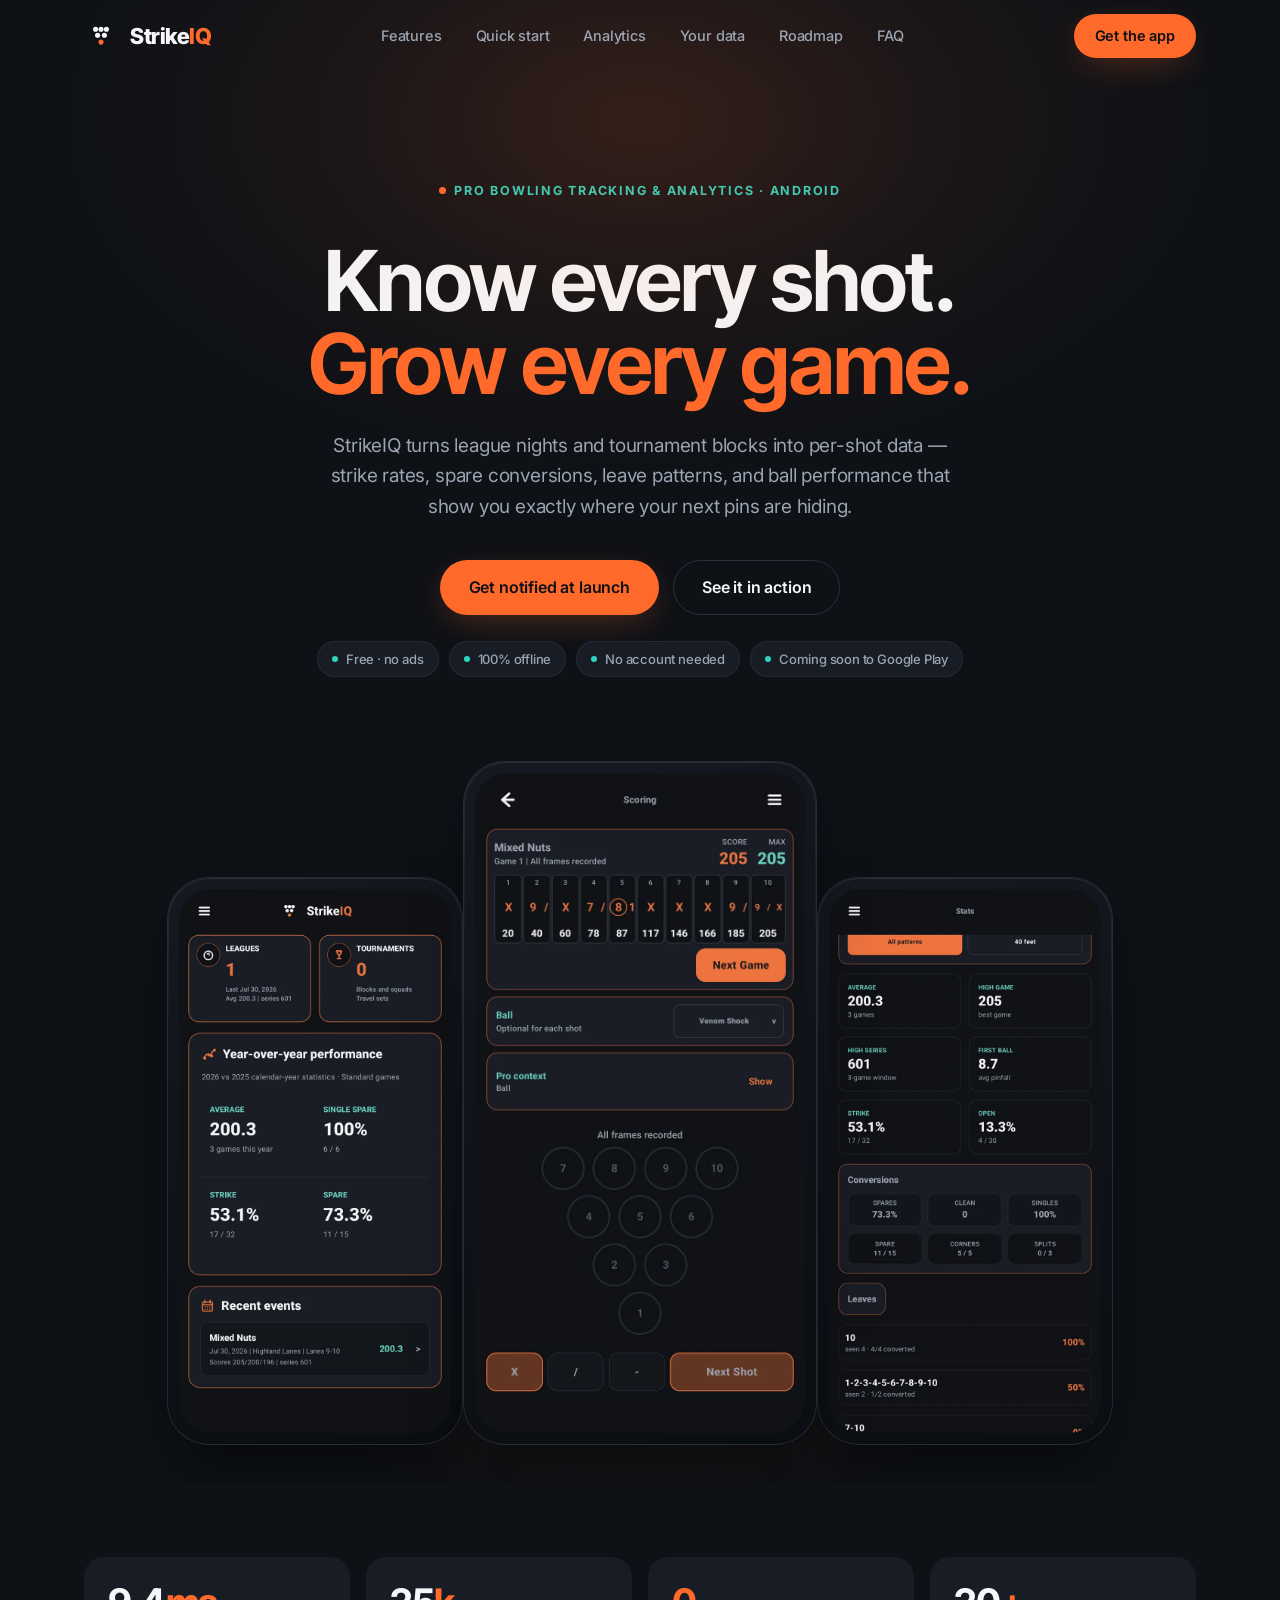
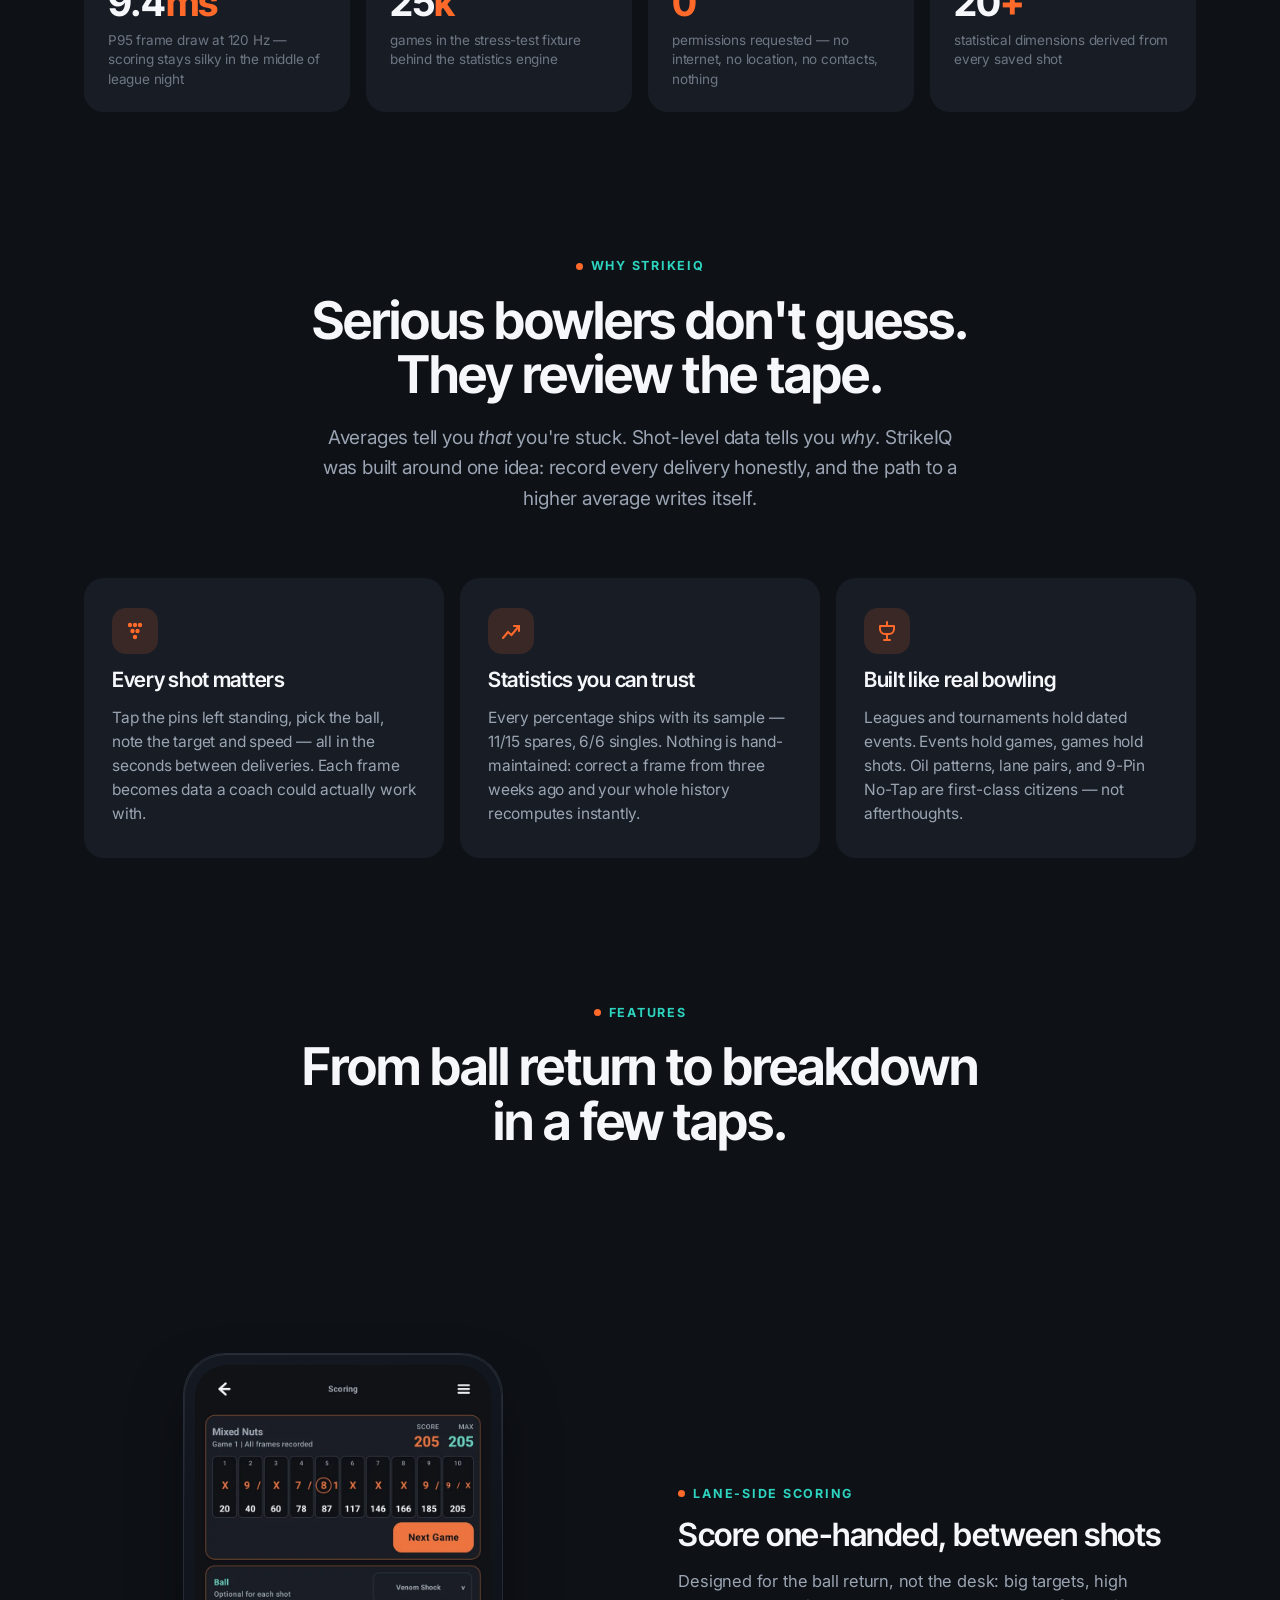
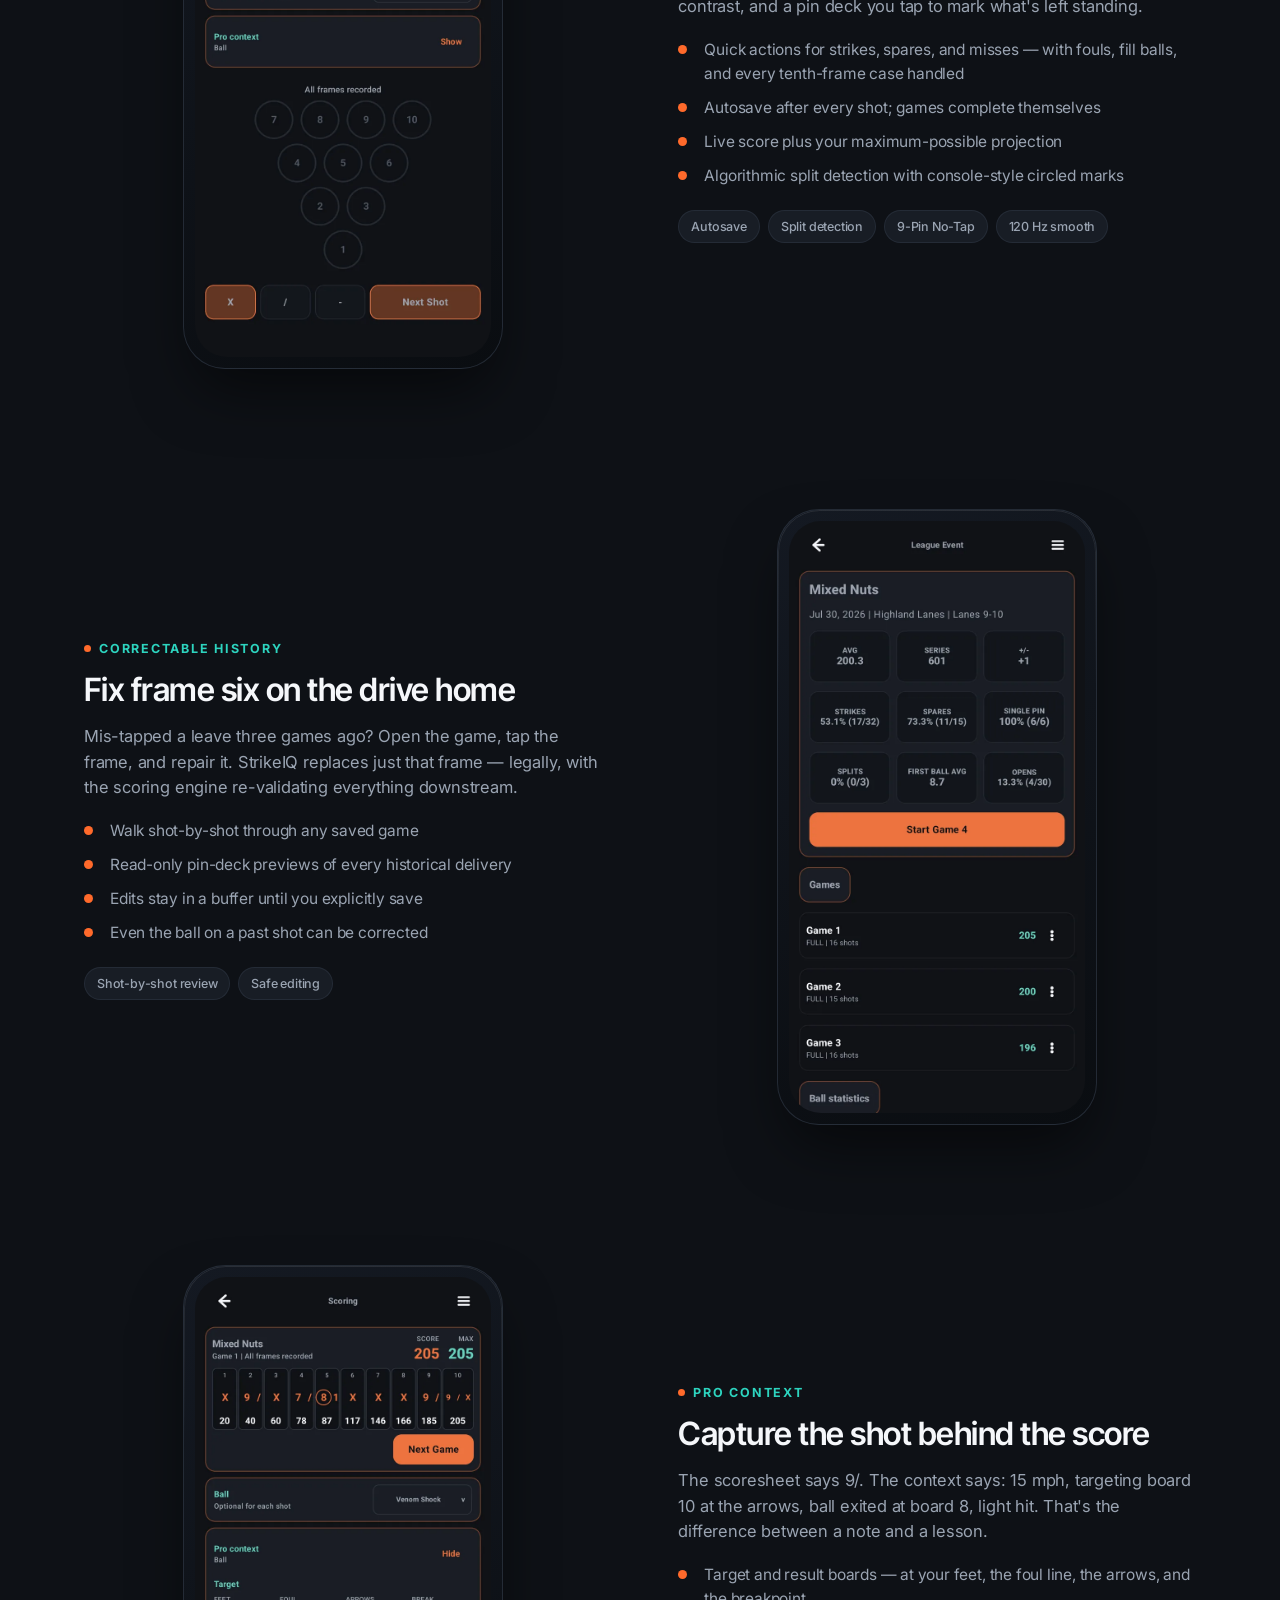
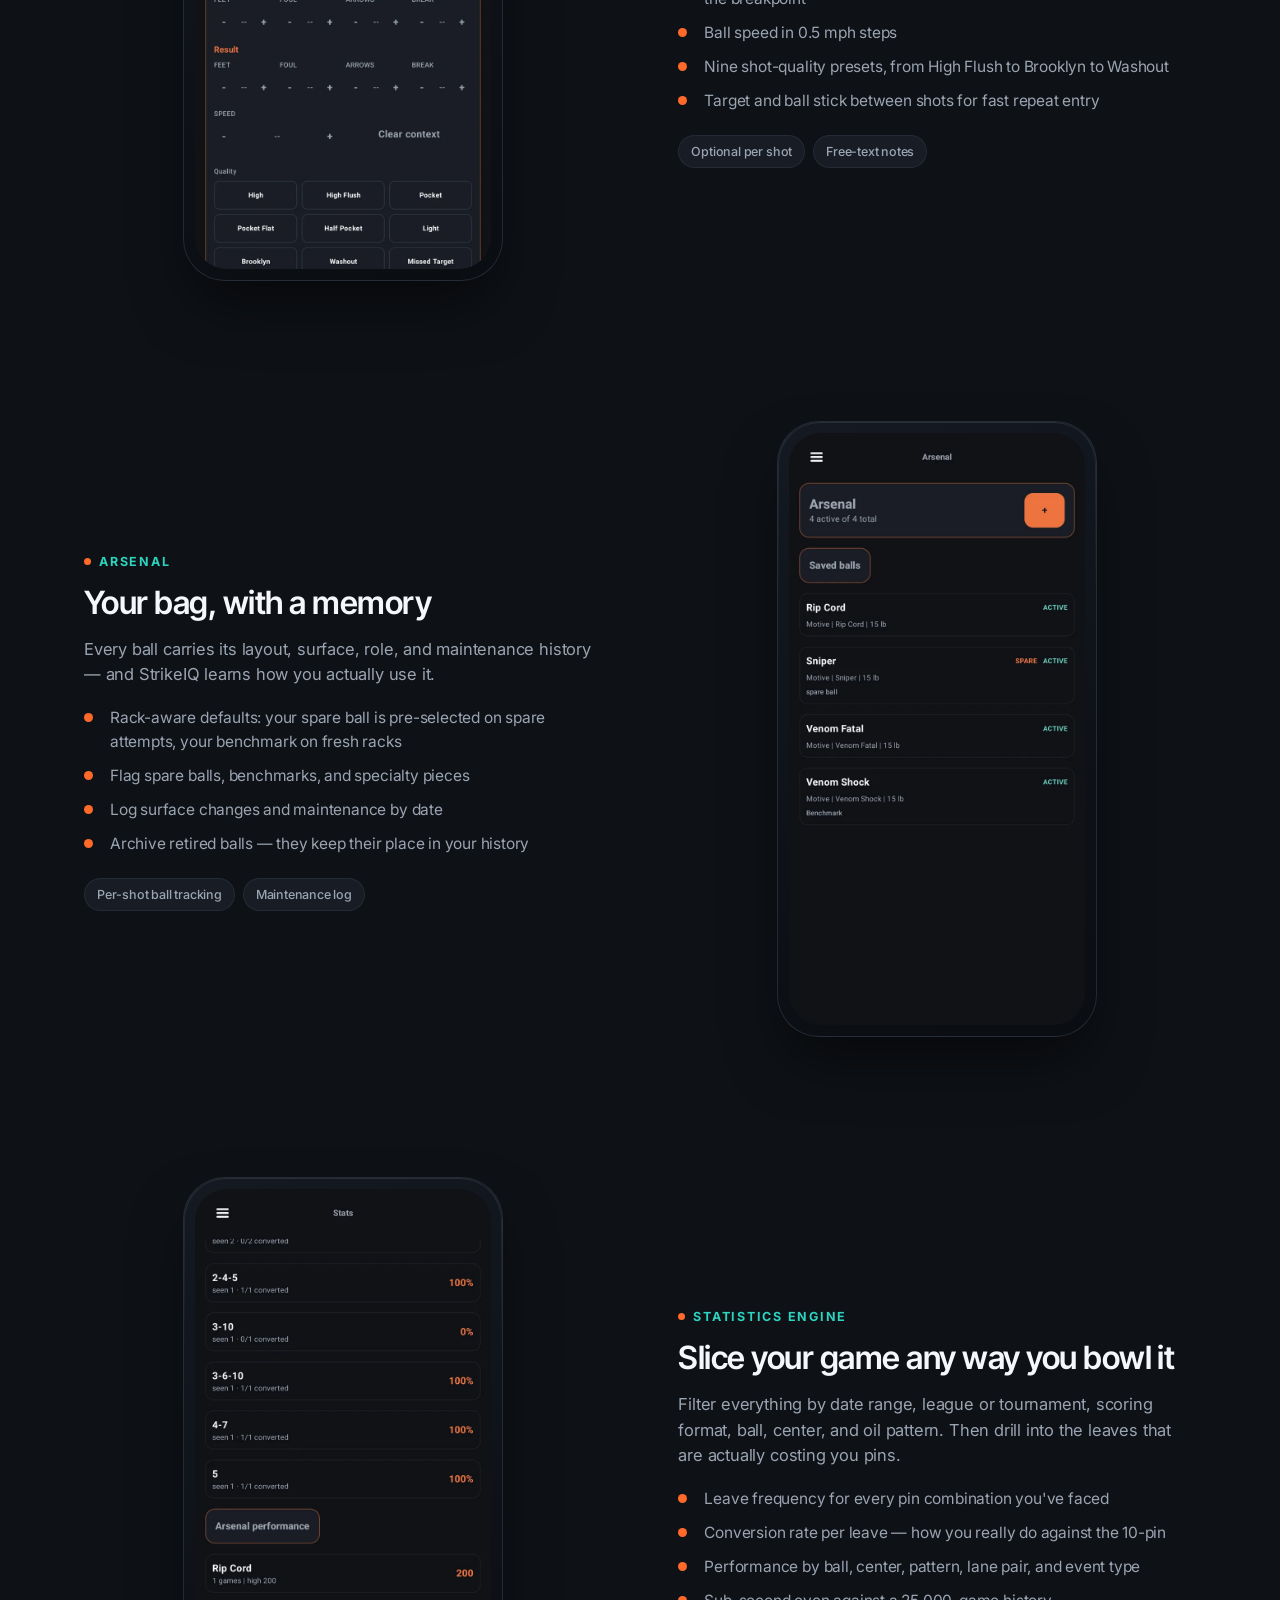
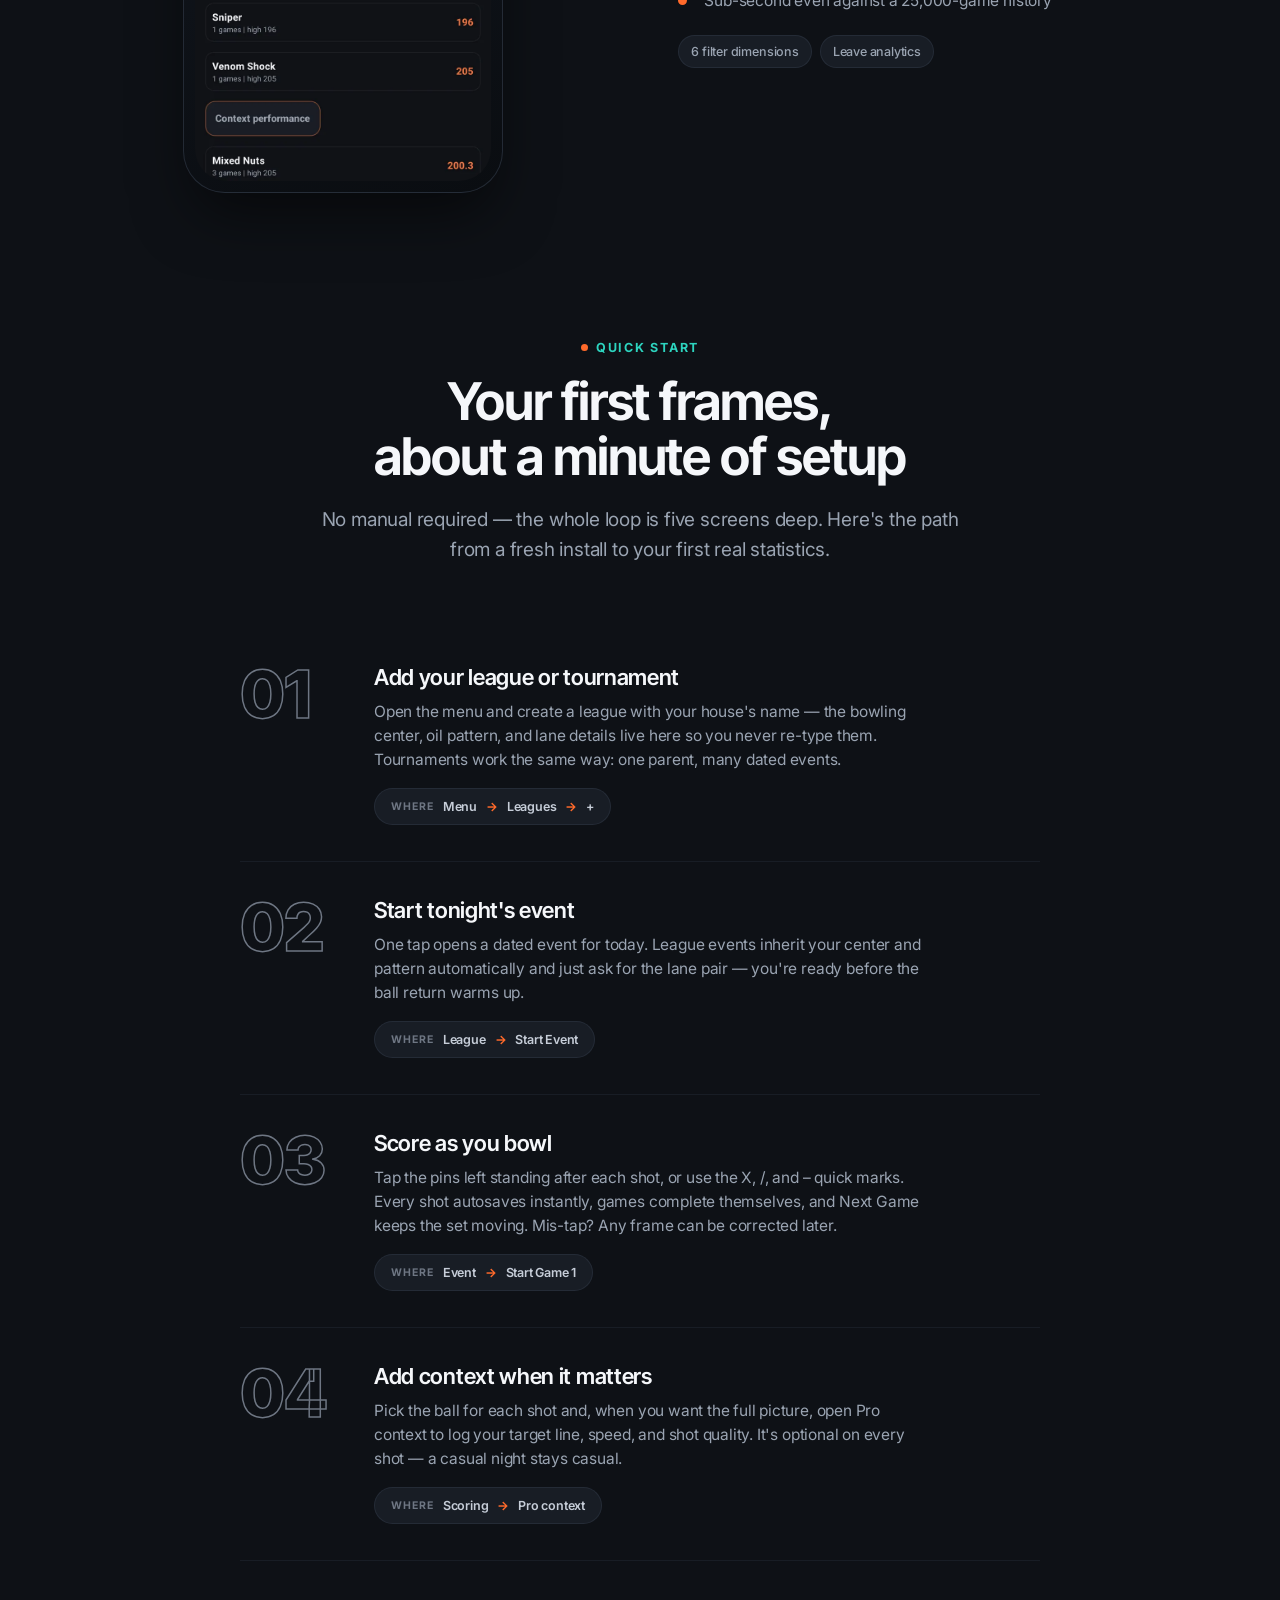
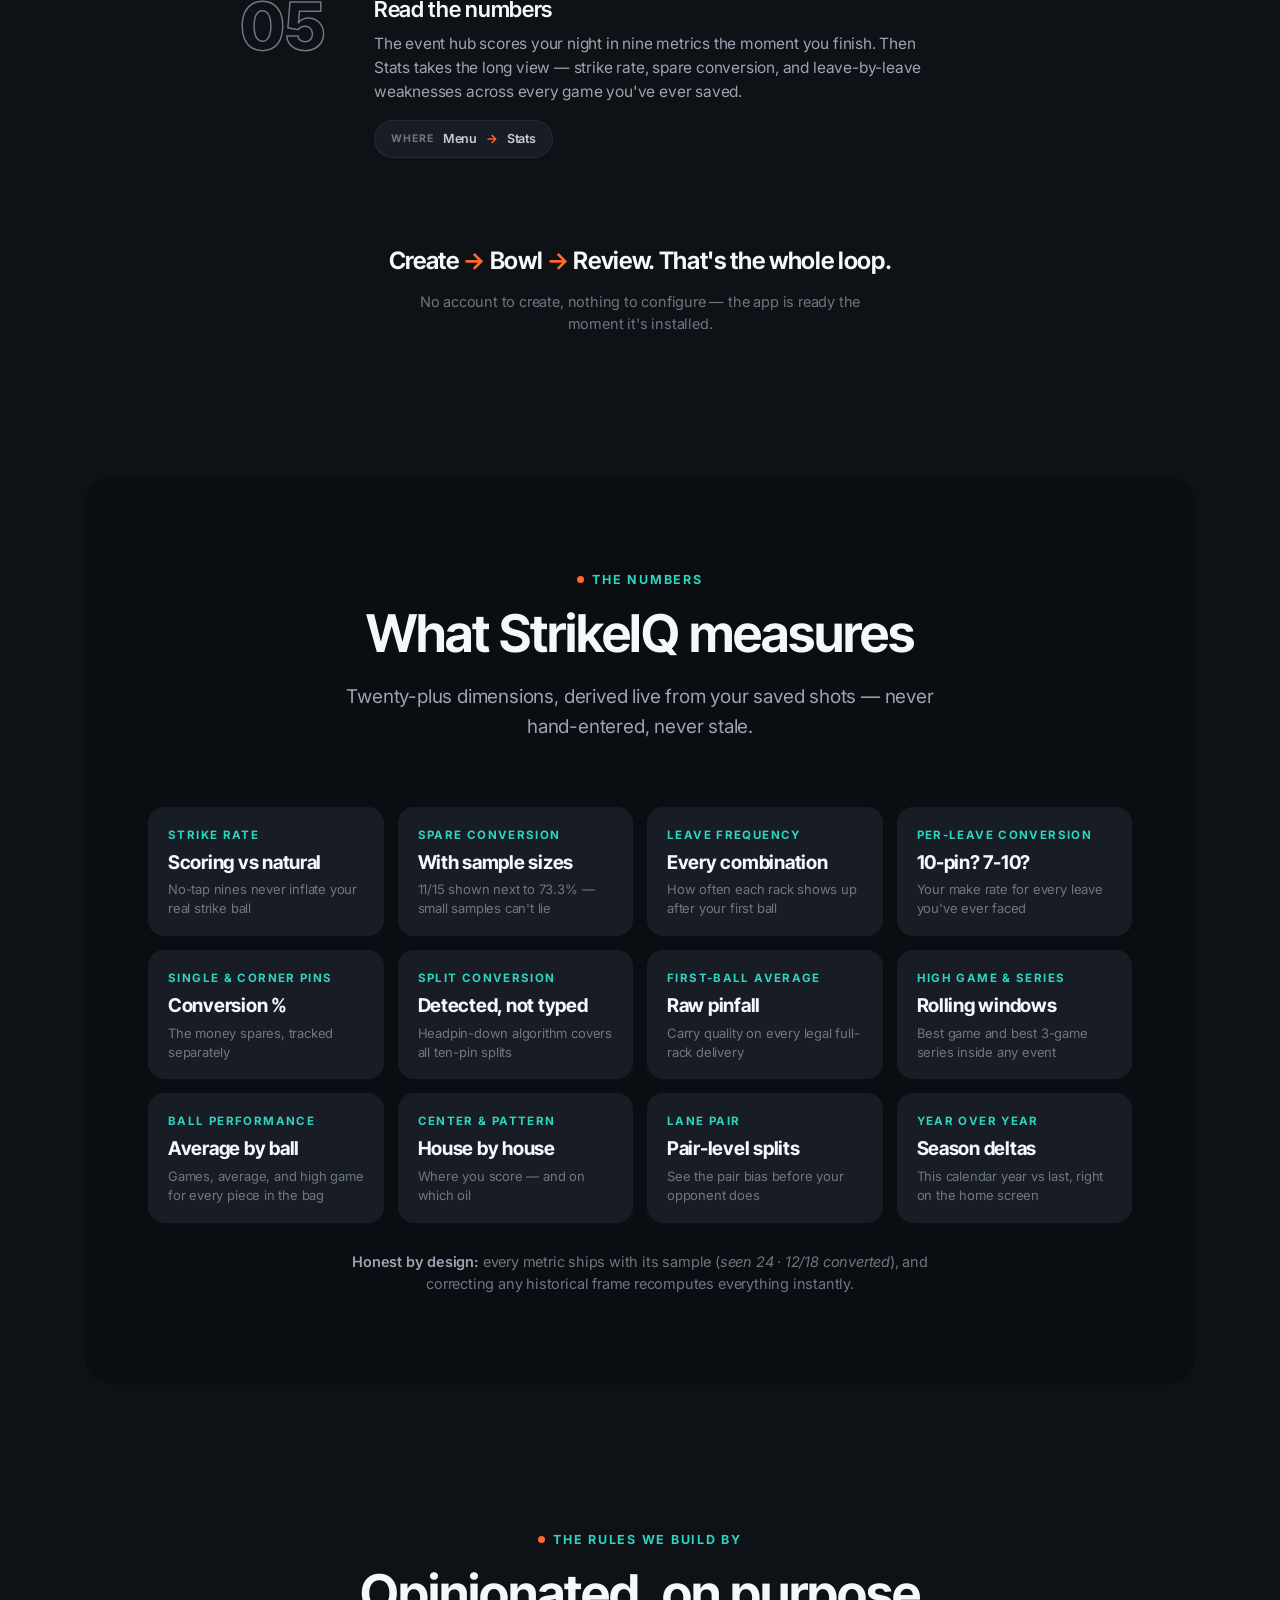
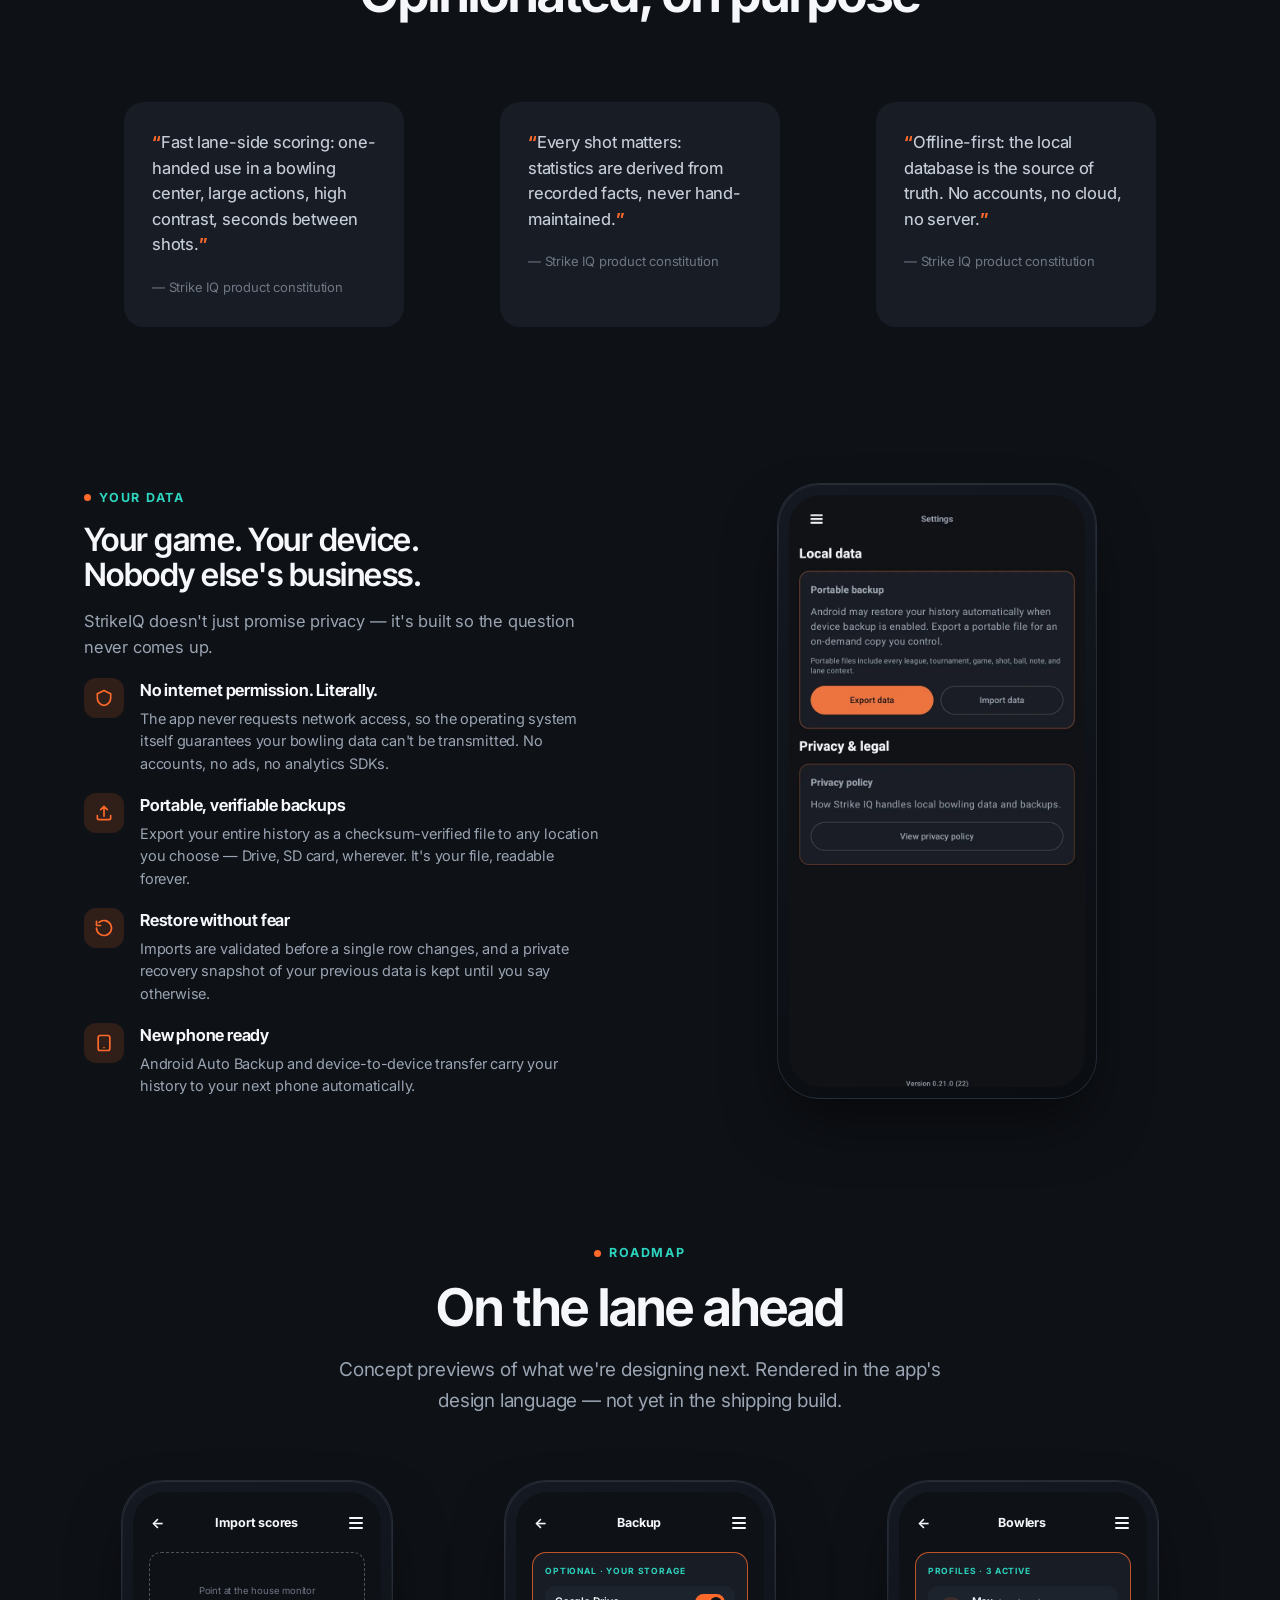
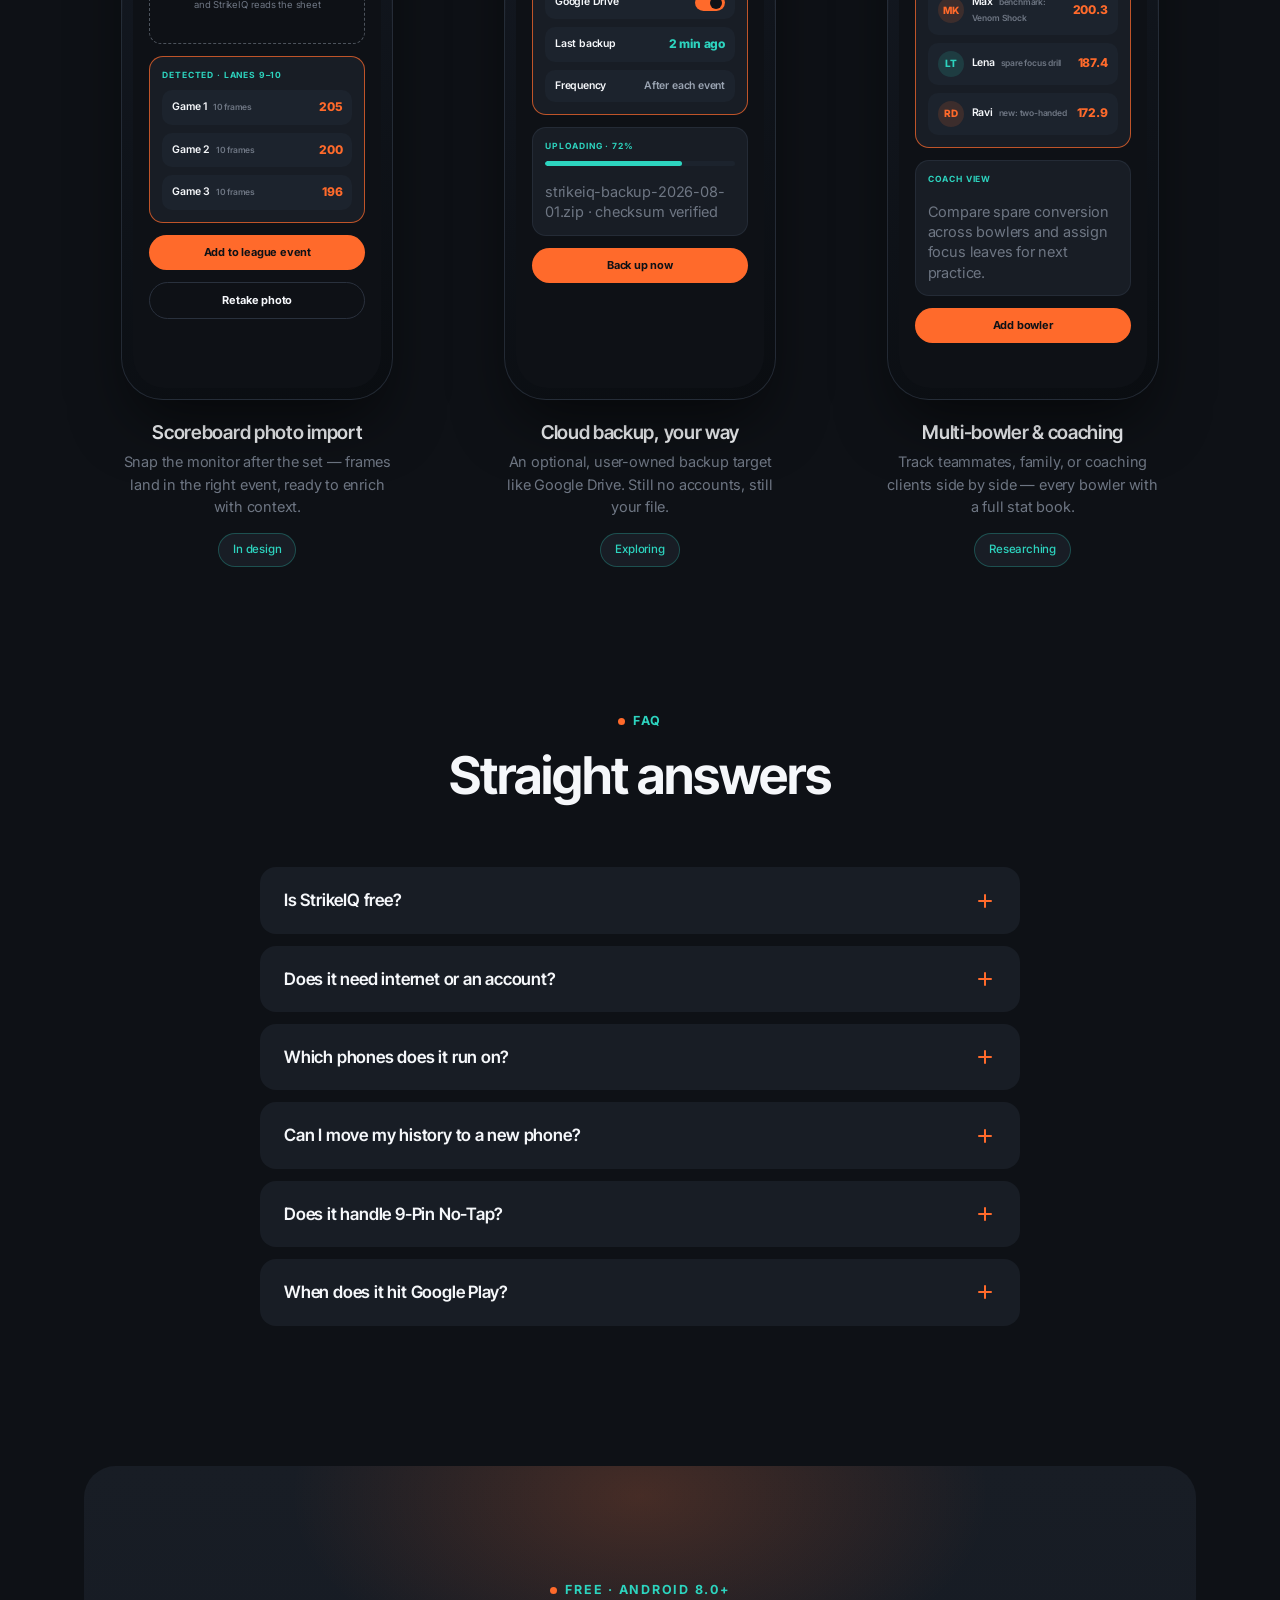
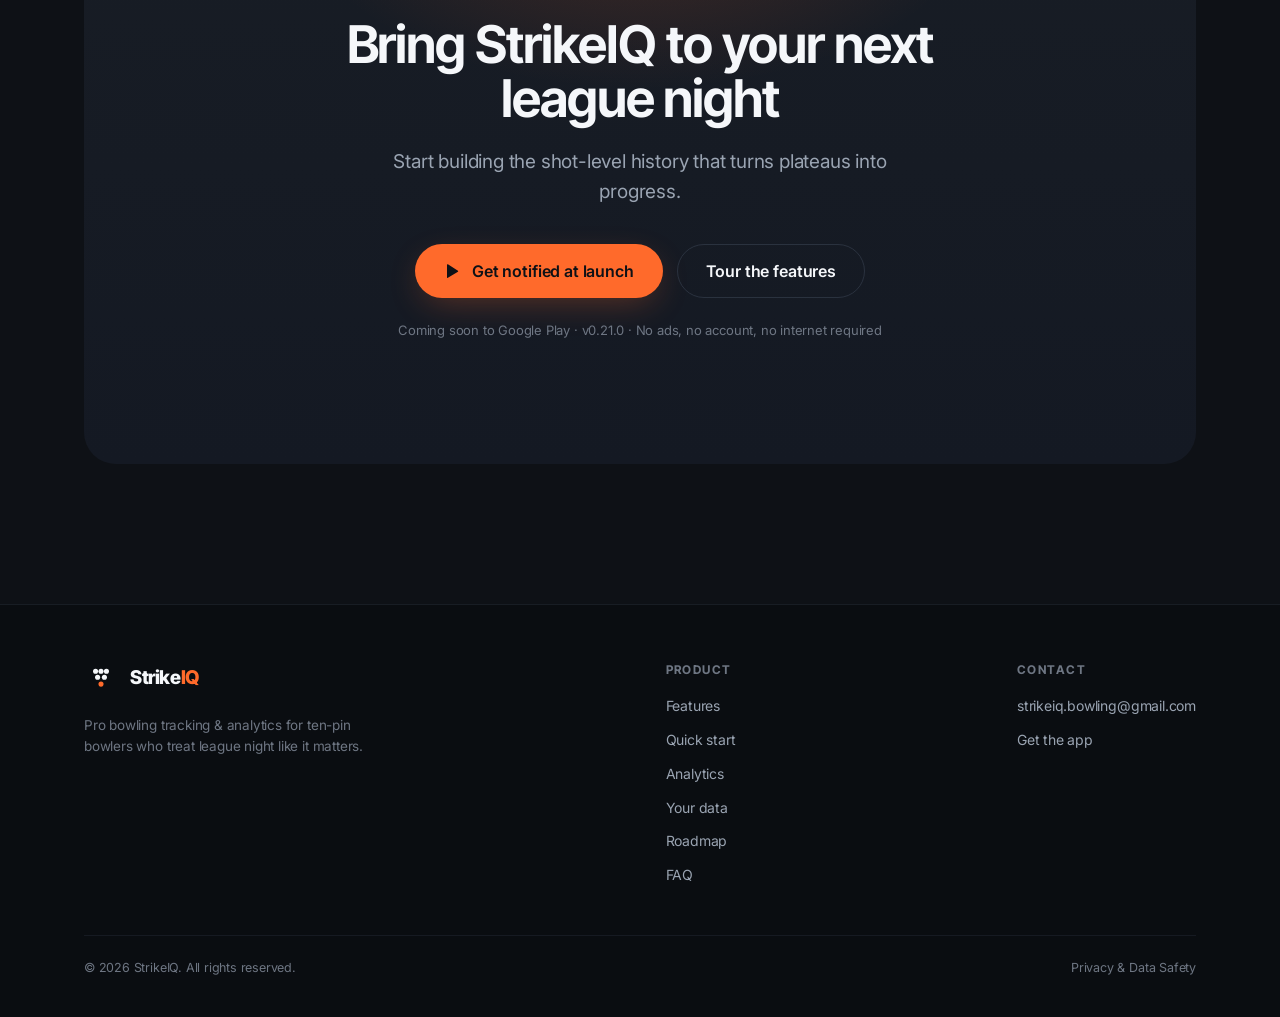
<file: index.html>
<!DOCTYPE html>
<html lang="en">
<head>
  <meta charset="UTF-8">
  <meta name="viewport" content="width=device-width, initial-scale=1.0">
  <title>StrikeIQ — Bowling Score Tracker &amp; Analytics App for Android</title>
  <meta name="description" content="StrikeIQ is a free, offline-first bowling tracker for Android. Record every shot lane-side, track leagues and tournaments, and raise your average with pro-level statistics — strike rate, spare conversion, leave patterns, and ball performance.">
  <meta name="keywords" content="bowling app, bowling score tracker, bowling statistics, bowling analytics, ten pin bowling, league bowling app, tournament bowling, spare conversion, strike rate, bowling ball arsenal, Android bowling app, StrikeIQ, Strike IQ">
  <meta name="author" content="StrikeIQ">
  <meta name="theme-color" content="#0e1116">
  <link rel="canonical" href="https://maxim-austin.github.io/strike-iq-site/">

  <!-- Open Graph -->
  <meta property="og:type" content="website">
  <meta property="og:site_name" content="StrikeIQ">
  <meta property="og:title" content="StrikeIQ — Know every shot. Grow every game.">
  <meta property="og:description" content="The offline-first bowling tracker for Android. Per-shot scoring, league &amp; tournament structure, and statistics that show you exactly where your next pins are.">
  <meta property="og:url" content="https://maxim-austin.github.io/strike-iq-site/">
  <meta property="og:image" content="https://maxim-austin.github.io/strike-iq-site/assets/img/og-image.png">
  <meta property="og:image:width" content="1200">
  <meta property="og:image:height" content="630">
  <meta property="og:image:alt" content="StrikeIQ app — bowling scoring screen with frame-by-frame marks and statistics">

  <!-- Twitter -->
  <meta name="twitter:card" content="summary_large_image">
  <meta name="twitter:title" content="StrikeIQ — Know every shot. Grow every game.">
  <meta name="twitter:description" content="The offline-first bowling tracker for Android. Per-shot scoring and pro-level statistics for league and tournament bowlers.">
  <meta name="twitter:image" content="https://maxim-austin.github.io/strike-iq-site/assets/img/og-image.png">

  <!-- Icons -->
  <link rel="icon" type="image/svg+xml" href="assets/img/icons/favicon.svg">
  <link rel="icon" type="image/png" sizes="32x32" href="assets/img/icons/favicon-32.png">
  <link rel="apple-touch-icon" href="assets/img/icons/apple-touch-icon.png">

  <!-- Fonts -->
  <link rel="preconnect" href="https://fonts.googleapis.com">
  <link rel="preconnect" href="https://fonts.gstatic.com" crossorigin>
  <link href="https://fonts.googleapis.com/css2?family=Inter:wght@400;500;600&family=Inter+Tight:wght@600;650;700;800&display=swap" rel="stylesheet">

  <link rel="stylesheet" href="assets/css/style.css">

  <!-- Structured data -->
  <script type="application/ld+json">
  {
    "@context": "https://schema.org",
    "@type": "MobileApplication",
    "name": "Strike IQ",
    "alternateName": "StrikeIQ",
    "description": "Offline-first bowling performance tracker for ten-pin bowlers. Record every shot lane-side, organize leagues and tournaments, track your ball arsenal, and grow your game with derived statistics: strike rate, spare conversion, leave frequency, split conversion, and per-ball performance.",
    "operatingSystem": "Android 8.0+",
    "applicationCategory": "SportsApplication",
    "softwareVersion": "0.21.0",
    "url": "https://maxim-austin.github.io/strike-iq-site/",
    "image": "https://maxim-austin.github.io/strike-iq-site/assets/img/icons/icon-512.png",
    "screenshot": [
      "https://maxim-austin.github.io/strike-iq-site/assets/img/screens/scoring.webp",
      "https://maxim-austin.github.io/strike-iq-site/assets/img/screens/home.webp",
      "https://maxim-austin.github.io/strike-iq-site/assets/img/screens/stats.webp"
    ],
    "author": { "@type": "Organization", "name": "StrikeIQ", "email": "strikeiq.bowling@gmail.com" },
    "offers": { "@type": "Offer", "price": "0", "priceCurrency": "USD" }
  }
  </script>
  <script type="application/ld+json">
  {
    "@context": "https://schema.org",
    "@type": "FAQPage",
    "mainEntity": [
      {
        "@type": "Question",
        "name": "Is StrikeIQ free?",
        "acceptedAnswer": { "@type": "Answer", "text": "Yes. StrikeIQ is free, with no ads, no subscriptions, and no in-app purchases." }
      },
      {
        "@type": "Question",
        "name": "Does StrikeIQ need an internet connection or an account?",
        "acceptedAnswer": { "@type": "Answer", "text": "No. StrikeIQ works fully offline and does not even request the Android INTERNET permission. There are no accounts, no cloud sync, no ads, and no analytics SDKs — your bowling data stays on your device." }
      },
      {
        "@type": "Question",
        "name": "Which Android versions does StrikeIQ support?",
        "acceptedAnswer": { "@type": "Answer", "text": "StrikeIQ runs on Android 8.0 (API 26) and newer phones." }
      },
      {
        "@type": "Question",
        "name": "Can I move my bowling history to a new phone?",
        "acceptedAnswer": { "@type": "Answer", "text": "Yes. You can export a portable, checksum-verified backup file to any location you choose and import it on another device. Android's own device-to-device transfer and Auto Backup are supported as well." }
      },
      {
        "@type": "Question",
        "name": "Does StrikeIQ support 9-Pin No-Tap?",
        "acceptedAnswer": { "@type": "Answer", "text": "Yes. 9-Pin No-Tap is a first-class, event-scoped scoring format. StrikeIQ preserves your raw pinfall and separates natural strikes from scoring strikes so no-tap events never distort your real statistics." }
      },
      {
        "@type": "Question",
        "name": "When will StrikeIQ be available on Google Play?",
        "acceptedAnswer": { "@type": "Answer", "text": "StrikeIQ is in final preparation for Google Play publication. Email strikeiq.bowling@gmail.com to get a note the day it goes live." }
      }
    ]
  }
  </script>
  <script type="application/ld+json">
  {
    "@context": "https://schema.org",
    "@type": "HowTo",
    "name": "Get started with Strike IQ",
    "description": "Set up your first bowling league and start tracking shot-level statistics with Strike IQ in about a minute.",
    "totalTime": "PT1M",
    "step": [
      { "@type": "HowToStep", "position": 1, "name": "Add your league or tournament", "text": "Open the menu and create a league with your bowling center's name, oil pattern, and lane details. Tournaments work the same way: one parent, many dated events." },
      { "@type": "HowToStep", "position": 2, "name": "Start tonight's event", "text": "One tap opens a dated event for today. League events inherit your center and pattern automatically and just ask for the lane pair." },
      { "@type": "HowToStep", "position": 3, "name": "Score as you bowl", "text": "Tap the pins left standing after each shot, or use the strike, spare, and miss quick marks. Every shot autosaves, games complete themselves, and any frame can be corrected later." },
      { "@type": "HowToStep", "position": 4, "name": "Add context when it matters", "text": "Pick the ball for each shot and optionally log your target line, speed, and shot quality in the Pro context panel." },
      { "@type": "HowToStep", "position": 5, "name": "Read the numbers", "text": "The event hub summarizes your night in nine metrics, and the Stats screen tracks strike rate, spare conversion, and leave-by-leave conversion across your whole history." }
    ]
  }
  </script>
</head>
<body>
  <a class="skip-link" href="#main">Skip to content</a>

  <!-- ======================= NAV ======================= -->
  <header class="nav" id="nav">
    <div class="container nav-inner">
      <a class="brand" href="#top" aria-label="StrikeIQ home">
        <svg viewBox="0 0 100 100" aria-hidden="true">
          <circle cx="34" cy="30" r="7.5" fill="#F5F7FA"/>
          <circle cx="50" cy="30" r="7.5" fill="#F5F7FA"/>
          <circle cx="66" cy="30" r="7.5" fill="#F5F7FA"/>
          <circle cx="40" cy="48" r="7.5" fill="#F5F7FA"/>
          <circle cx="60" cy="48" r="7.5" fill="#F5F7FA"/>
          <circle cx="50" cy="68" r="7.5" fill="#FF6A2B"/>
        </svg>
        <span>Strike<span class="iq">IQ</span></span>
      </a>
      <nav class="nav-links" aria-label="Main">
        <a href="#features">Features</a>
        <a href="#quick-start">Quick start</a>
        <a href="#analytics">Analytics</a>
        <a href="#data">Your data</a>
        <a href="#roadmap">Roadmap</a>
        <a href="#faq">FAQ</a>
      </nav>
      <div class="nav-cta">
        <a class="btn btn-primary" href="#download">Get the app</a>
        <button class="nav-toggle" id="navToggle" aria-label="Toggle menu" aria-expanded="false">
          <svg width="24" height="24" viewBox="0 0 24 24" fill="none" stroke="currentColor" stroke-width="2" stroke-linecap="round"><path d="M4 7h16M4 12h16M4 17h16"/></svg>
        </button>
      </div>
    </div>
  </header>

  <main id="main">
    <!-- ======================= HERO ======================= -->
    <section class="hero" id="top">
      <div class="hero-glow" aria-hidden="true"></div>
      <div class="container">
        <span class="eyebrow">Pro bowling tracking &amp; analytics · Android</span>
        <h1 class="display">Know every shot.<span class="accent-line">Grow every game.</span></h1>
        <p class="lede">StrikeIQ turns league nights and tournament blocks into per-shot data — strike rates, spare conversions, leave patterns, and ball performance that show you exactly where your next pins are hiding.</p>
        <div class="hero-cta">
          <!-- TODO: when the Play listing is live, replace with:
               <a class="btn btn-primary" href="https://play.google.com/store/apps/details?id=com.strikeiq">Get it on Google Play</a> -->
          <a class="btn btn-primary" href="mailto:strikeiq.bowling@gmail.com">Get notified at launch</a>
          <a class="btn btn-ghost" href="#features">See it in action</a>
        </div>
        <div class="hero-trust" role="list">
          <span class="pill" role="listitem"><span class="dot"></span>Free · no ads</span>
          <span class="pill" role="listitem"><span class="dot"></span>100% offline</span>
          <span class="pill" role="listitem"><span class="dot"></span>No account needed</span>
          <span class="pill" role="listitem"><span class="dot"></span>Coming soon to Google Play</span>
        </div>

        <div class="hero-visual">
          <div class="phone phone-md phone-left reveal">
            <img src="assets/img/screens/home.webp" alt="StrikeIQ home screen with league and tournament cards and year-over-year performance statistics" width="720" height="1440" loading="eager">
          </div>
          <div class="phone phone-lg reveal">
            <img src="assets/img/screens/scoring.webp" alt="StrikeIQ scoring screen showing a 205 game with frame-by-frame strike and spare marks, split detection, pin deck, and ball selector" width="720" height="1440" loading="eager" fetchpriority="high">
          </div>
          <div class="phone phone-md phone-right reveal">
            <img src="assets/img/screens/stats.webp" alt="StrikeIQ statistics screen with average, high game, strike rate, and spare conversion metrics" width="720" height="1440" loading="eager">
          </div>
        </div>
      </div>
    </section>

    <!-- ======================= PROOF BAR ======================= -->
    <section class="proof" aria-label="StrikeIQ by the numbers">
      <div class="container">
        <div class="proof-grid">
          <div class="proof-item reveal">
            <div class="num">9.4<em>ms</em></div>
            <div class="lbl">P95 frame draw at 120&nbsp;Hz — scoring stays silky in the middle of league night</div>
          </div>
          <div class="proof-item reveal">
            <div class="num">25<em>k</em></div>
            <div class="lbl">games in the stress-test fixture behind the statistics engine</div>
          </div>
          <div class="proof-item reveal">
            <div class="num"><em>0</em></div>
            <div class="lbl">permissions requested — no internet, no location, no contacts, nothing</div>
          </div>
          <div class="proof-item reveal">
            <div class="num">20<em>+</em></div>
            <div class="lbl">statistical dimensions derived from every saved shot</div>
          </div>
        </div>
      </div>
    </section>

    <!-- ======================= WHY ======================= -->
    <section class="section" id="why">
      <div class="container">
        <div class="section-head">
          <span class="eyebrow">Why StrikeIQ</span>
          <h2>Serious bowlers don't guess.<br>They review the tape.</h2>
          <p class="lede">Averages tell you <em>that</em> you're stuck. Shot-level data tells you <em>why</em>. StrikeIQ was built around one idea: record every delivery honestly, and the path to a higher average writes itself.</p>
        </div>
        <div class="why-grid">
          <article class="why-card reveal">
            <div class="glyph" aria-hidden="true">
              <svg width="24" height="24" viewBox="0 0 24 24" fill="none"><circle cx="7" cy="6" r="2.2" fill="currentColor"/><circle cx="12" cy="6" r="2.2" fill="currentColor"/><circle cx="17" cy="6" r="2.2" fill="currentColor"/><circle cx="9.5" cy="12" r="2.2" fill="currentColor"/><circle cx="14.5" cy="12" r="2.2" fill="currentColor"/><circle cx="12" cy="18" r="2.2" fill="currentColor"/></svg>
            </div>
            <h3>Every shot matters</h3>
            <p>Tap the pins left standing, pick the ball, note the target and speed — all in the seconds between deliveries. Each frame becomes data a coach could actually work with.</p>
          </article>
          <article class="why-card reveal">
            <div class="glyph" aria-hidden="true">
              <svg width="24" height="24" viewBox="0 0 24 24" fill="none" stroke="currentColor" stroke-width="2" stroke-linecap="round"><path d="M4 19L9 13l3.5 3L20 7"/><path d="M15 7h5v5"/></svg>
            </div>
            <h3>Statistics you can trust</h3>
            <p>Every percentage ships with its sample — 11/15 spares, 6/6 singles. Nothing is hand-maintained: correct a frame from three weeks ago and your whole history recomputes instantly.</p>
          </article>
          <article class="why-card reveal">
            <div class="glyph" aria-hidden="true">
              <svg width="24" height="24" viewBox="0 0 24 24" fill="none" stroke="currentColor" stroke-width="2" stroke-linecap="round" stroke-linejoin="round"><path d="M12 3v4M5 7h14v3a5 5 0 0 1-5 5h-4a5 5 0 0 1-5-5V7z"/><path d="M9 21h6M12 15v6"/></svg>
            </div>
            <h3>Built like real bowling</h3>
            <p>Leagues and tournaments hold dated events. Events hold games, games hold shots. Oil patterns, lane pairs, and 9-Pin No-Tap are first-class citizens — not afterthoughts.</p>
          </article>
        </div>
      </div>
    </section>

    <!-- ======================= FEATURES ======================= -->
    <section class="section" id="features">
      <div class="container">
        <div class="section-head">
          <span class="eyebrow">Features</span>
          <h2>From ball return to breakdown<br>in a few taps.</h2>
        </div>

        <!-- 1. Scoring -->
        <div class="feature-row">
          <div class="feature-copy reveal">
            <span class="eyebrow">Lane-side scoring</span>
            <h3>Score one-handed, between shots</h3>
            <p>Designed for the ball return, not the desk: big targets, high contrast, and a pin deck you tap to mark what's left standing.</p>
            <ul class="feature-check">
              <li>Quick actions for strikes, spares, and misses — with fouls, fill balls, and every tenth-frame case handled</li>
              <li>Autosave after every shot; games complete themselves</li>
              <li>Live score plus your maximum-possible projection</li>
              <li>Algorithmic split detection with console-style circled marks</li>
            </ul>
            <div class="feature-tags">
              <span class="pill">Autosave</span>
              <span class="pill">Split detection</span>
              <span class="pill">9-Pin No-Tap</span>
              <span class="pill">120 Hz smooth</span>
            </div>
          </div>
          <div class="feature-visual reveal">
            <div class="phone">
              <img src="assets/img/screens/scoring.webp" alt="Scoring a 205 game in StrikeIQ: frame strip with strikes, spares, and a circled split, plus the tap-to-score pin deck" width="720" height="1440" loading="lazy">
            </div>
          </div>
        </div>

        <!-- 2. Frame correction / review -->
        <div class="feature-row">
          <div class="feature-copy reveal">
            <span class="eyebrow">Correctable history</span>
            <h3>Fix frame six on the drive home</h3>
            <p>Mis-tapped a leave three games ago? Open the game, tap the frame, and repair it. StrikeIQ replaces just that frame — legally, with the scoring engine re-validating everything downstream.</p>
            <ul class="feature-check">
              <li>Walk shot-by-shot through any saved game</li>
              <li>Read-only pin-deck previews of every historical delivery</li>
              <li>Edits stay in a buffer until you explicitly save</li>
              <li>Even the ball on a past shot can be corrected</li>
            </ul>
            <div class="feature-tags">
              <span class="pill">Shot-by-shot review</span>
              <span class="pill">Safe editing</span>
            </div>
          </div>
          <div class="feature-visual reveal">
            <div class="phone">
              <img src="assets/img/screens/event.webp" alt="StrikeIQ league event hub showing nine summary metrics, a Start Game button, and the list of completed games with scores 205, 200, and 196" width="720" height="1440" loading="lazy">
            </div>
          </div>
        </div>

        <!-- 3. Shot context -->
        <div class="feature-row">
          <div class="feature-copy reveal">
            <span class="eyebrow">Pro context</span>
            <h3>Capture the shot behind the score</h3>
            <p>The scoresheet says 9/. The context says: 15&nbsp;mph, targeting board 10 at the arrows, ball exited at board 8, light hit. That's the difference between a note and a lesson.</p>
            <ul class="feature-check">
              <li>Target and result boards — at your feet, the foul line, the arrows, and the breakpoint</li>
              <li>Ball speed in 0.5&nbsp;mph steps</li>
              <li>Nine shot-quality presets, from High Flush to Brooklyn to Washout</li>
              <li>Target and ball stick between shots for fast repeat entry</li>
            </ul>
            <div class="feature-tags">
              <span class="pill">Optional per shot</span>
              <span class="pill">Free-text notes</span>
            </div>
          </div>
          <div class="feature-visual reveal">
            <div class="phone">
              <img src="assets/img/screens/context.webp" alt="StrikeIQ Pro context panel with target and result board steppers, speed control, and shot quality presets like High Flush, Pocket, and Brooklyn" width="720" height="1440" loading="lazy">
            </div>
          </div>
        </div>

        <!-- 4. Arsenal -->
        <div class="feature-row">
          <div class="feature-copy reveal">
            <span class="eyebrow">Arsenal</span>
            <h3>Your bag, with a memory</h3>
            <p>Every ball carries its layout, surface, role, and maintenance history — and StrikeIQ learns how you actually use it.</p>
            <ul class="feature-check">
              <li>Rack-aware defaults: your spare ball is pre-selected on spare attempts, your benchmark on fresh racks</li>
              <li>Flag spare balls, benchmarks, and specialty pieces</li>
              <li>Log surface changes and maintenance by date</li>
              <li>Archive retired balls — they keep their place in your history</li>
            </ul>
            <div class="feature-tags">
              <span class="pill">Per-shot ball tracking</span>
              <span class="pill">Maintenance log</span>
            </div>
          </div>
          <div class="feature-visual reveal">
            <div class="phone">
              <img src="assets/img/screens/arsenal.webp" alt="StrikeIQ arsenal screen listing four bowling balls with active status, spare ball flag, brand, and weight" width="720" height="1440" loading="lazy">
            </div>
          </div>
        </div>

        <!-- 5. Stats -->
        <div class="feature-row">
          <div class="feature-copy reveal">
            <span class="eyebrow">Statistics engine</span>
            <h3>Slice your game any way you bowl it</h3>
            <p>Filter everything by date range, league or tournament, scoring format, ball, center, and oil pattern. Then drill into the leaves that are actually costing you pins.</p>
            <ul class="feature-check">
              <li>Leave frequency for every pin combination you've faced</li>
              <li>Conversion rate per leave — how you really do against the 10-pin</li>
              <li>Performance by ball, center, pattern, lane pair, and event type</li>
              <li>Sub-second even against a 25,000-game history</li>
            </ul>
            <div class="feature-tags">
              <span class="pill">6 filter dimensions</span>
              <span class="pill">Leave analytics</span>
            </div>
          </div>
          <div class="feature-visual reveal">
            <div class="phone">
              <img src="assets/img/screens/leaves.webp" alt="StrikeIQ leave conversion list showing pin combinations like 2-4-5 and 3-6-10 with conversion percentages, and arsenal performance by ball" width="720" height="1440" loading="lazy">
            </div>
          </div>
        </div>
      </div>
    </section>

    <!-- ======================= QUICK START ======================= -->
    <section class="section" id="quick-start">
      <div class="container">
        <div class="section-head">
          <span class="eyebrow">Quick start</span>
          <h2>Your first frames,<br>about a minute of setup</h2>
          <p class="lede">No manual required — the whole loop is five screens deep. Here's the path from a fresh install to your first real statistics.</p>
        </div>
        <div class="steps-wrap">

          <div class="step reveal">
            <div class="step-num" aria-hidden="true">01</div>
            <div>
              <h3>Add your league or tournament</h3>
              <p>Open the menu and create a league with your house's name — the bowling center, oil pattern, and lane details live here so you never re-type them. Tournaments work the same way: one parent, many dated events.</p>
              <span class="path"><span class="where">Where</span> Menu <span class="sep">→</span> Leagues <span class="sep">→</span> +</span>
            </div>
          </div>

          <div class="step reveal">
            <div class="step-num" aria-hidden="true">02</div>
            <div>
              <h3>Start tonight's event</h3>
              <p>One tap opens a dated event for today. League events inherit your center and pattern automatically and just ask for the lane pair — you're ready before the ball return warms up.</p>
              <span class="path"><span class="where">Where</span> League <span class="sep">→</span> Start Event</span>
            </div>
          </div>

          <div class="step reveal">
            <div class="step-num" aria-hidden="true">03</div>
            <div>
              <h3>Score as you bowl</h3>
              <p>Tap the pins left standing after each shot, or use the X, /, and – quick marks. Every shot autosaves instantly, games complete themselves, and Next Game keeps the set moving. Mis-tap? Any frame can be corrected later.</p>
              <span class="path"><span class="where">Where</span> Event <span class="sep">→</span> Start Game 1</span>
            </div>
          </div>

          <div class="step reveal">
            <div class="step-num" aria-hidden="true">04</div>
            <div>
              <h3>Add context when it matters</h3>
              <p>Pick the ball for each shot and, when you want the full picture, open Pro context to log your target line, speed, and shot quality. It's optional on every shot — a casual night stays casual.</p>
              <span class="path"><span class="where">Where</span> Scoring <span class="sep">→</span> Pro context</span>
            </div>
          </div>

          <div class="step reveal">
            <div class="step-num" aria-hidden="true">05</div>
            <div>
              <h3>Read the numbers</h3>
              <p>The event hub scores your night in nine metrics the moment you finish. Then Stats takes the long view — strike rate, spare conversion, and leave-by-leave weaknesses across every game you've ever saved.</p>
              <span class="path"><span class="where">Where</span> Menu <span class="sep">→</span> Stats</span>
            </div>
          </div>

          <div class="steps-cta reveal">
            <div class="loop">Create <em>→</em> Bowl <em>→</em> Review. That's the whole loop.</div>
            <p>No account to create, nothing to configure — the app is ready the moment it's installed.</p>
          </div>
        </div>
      </div>
    </section>

    <!-- ======================= ANALYTICS ======================= -->
    <section class="section" id="analytics">
      <div class="container">
        <div class="analytics">
          <div class="section-head">
            <span class="eyebrow">The numbers</span>
            <h2>What StrikeIQ measures</h2>
            <p class="lede">Twenty-plus dimensions, derived live from your saved shots — never hand-entered, never stale.</p>
          </div>
          <div class="metrics-grid">
            <div class="metric reveal"><div class="k">Strike rate</div><div class="v">Scoring vs natural</div><div class="d">No-tap nines never inflate your real strike ball</div></div>
            <div class="metric reveal"><div class="k">Spare conversion</div><div class="v">With sample sizes</div><div class="d">11/15 shown next to 73.3% — small samples can't lie</div></div>
            <div class="metric reveal"><div class="k">Leave frequency</div><div class="v">Every combination</div><div class="d">How often each rack shows up after your first ball</div></div>
            <div class="metric reveal"><div class="k">Per-leave conversion</div><div class="v">10-pin? 7-10?</div><div class="d">Your make rate for every leave you've ever faced</div></div>
            <div class="metric reveal"><div class="k">Single &amp; corner pins</div><div class="v">Conversion %</div><div class="d">The money spares, tracked separately</div></div>
            <div class="metric reveal"><div class="k">Split conversion</div><div class="v">Detected, not typed</div><div class="d">Headpin-down algorithm covers all ten-pin splits</div></div>
            <div class="metric reveal"><div class="k">First-ball average</div><div class="v">Raw pinfall</div><div class="d">Carry quality on every legal full-rack delivery</div></div>
            <div class="metric reveal"><div class="k">High game &amp; series</div><div class="v">Rolling windows</div><div class="d">Best game and best 3-game series inside any event</div></div>
            <div class="metric reveal"><div class="k">Ball performance</div><div class="v">Average by ball</div><div class="d">Games, average, and high game for every piece in the bag</div></div>
            <div class="metric reveal"><div class="k">Center &amp; pattern</div><div class="v">House by house</div><div class="d">Where you score — and on which oil</div></div>
            <div class="metric reveal"><div class="k">Lane pair</div><div class="v">Pair-level splits</div><div class="d">See the pair bias before your opponent does</div></div>
            <div class="metric reveal"><div class="k">Year over year</div><div class="v">Season deltas</div><div class="d">This calendar year vs last, right on the home screen</div></div>
          </div>
          <p class="analytics-note"><strong>Honest by design:</strong> every metric ships with its sample (<em>seen 24 · 12/18 converted</em>), and correcting any historical frame recomputes everything instantly.</p>
        </div>
      </div>
    </section>

    <!-- ======================= PRINCIPLES ======================= -->
    <section class="section" id="principles">
      <div class="container">
        <div class="section-head">
          <span class="eyebrow">The rules we build by</span>
          <h2>Opinionated, on purpose</h2>
        </div>
        <div class="quotes-grid">
          <figure class="quote-card reveal">
            <blockquote>Fast lane-side scoring: one-handed use in a bowling center, large actions, high contrast, seconds between shots.</blockquote>
            <figcaption><cite>— Strike IQ product constitution</cite></figcaption>
          </figure>
          <figure class="quote-card reveal">
            <blockquote>Every shot matters: statistics are derived from recorded facts, never hand-maintained.</blockquote>
            <figcaption><cite>— Strike IQ product constitution</cite></figcaption>
          </figure>
          <figure class="quote-card reveal">
            <blockquote>Offline-first: the local database is the source of truth. No accounts, no cloud, no server.</blockquote>
            <figcaption><cite>— Strike IQ product constitution</cite></figcaption>
          </figure>
        </div>
      </div>
    </section>

    <!-- ======================= DATA OWNERSHIP ======================= -->
    <section class="section data-section" id="data">
      <div class="container">
        <div class="feature-row">
          <div class="feature-copy reveal">
            <span class="eyebrow">Your data</span>
            <h3>Your game. Your device.<br>Nobody else's business.</h3>
            <p>StrikeIQ doesn't just promise privacy — it's built so the question never comes up.</p>
            <div class="data-list">
              <div class="data-item">
                <div class="glyph" aria-hidden="true"><svg width="20" height="20" viewBox="0 0 24 24" fill="none" stroke="currentColor" stroke-width="2" stroke-linecap="round" stroke-linejoin="round"><path d="M12 3l8 4v5c0 4.6-3.2 7.9-8 9-4.8-1.1-8-4.4-8-9V7z"/></svg></div>
                <div>
                  <h4>No internet permission. Literally.</h4>
                  <p>The app never requests network access, so the operating system itself guarantees your bowling data can't be transmitted. No accounts, no ads, no analytics SDKs.</p>
                </div>
              </div>
              <div class="data-item">
                <div class="glyph" aria-hidden="true"><svg width="20" height="20" viewBox="0 0 24 24" fill="none" stroke="currentColor" stroke-width="2" stroke-linecap="round" stroke-linejoin="round"><path d="M12 16V4M8 8l4-4 4 4"/><path d="M4 15v3a2 2 0 0 0 2 2h12a2 2 0 0 0 2-2v-3"/></svg></div>
                <div>
                  <h4>Portable, verifiable backups</h4>
                  <p>Export your entire history as a checksum-verified file to any location you choose — Drive, SD card, wherever. It's your file, readable forever.</p>
                </div>
              </div>
              <div class="data-item">
                <div class="glyph" aria-hidden="true"><svg width="20" height="20" viewBox="0 0 24 24" fill="none" stroke="currentColor" stroke-width="2" stroke-linecap="round" stroke-linejoin="round"><path d="M3 12a9 9 0 1 0 3-6.7"/><path d="M3 4v5h5"/></svg></div>
                <div>
                  <h4>Restore without fear</h4>
                  <p>Imports are validated before a single row changes, and a private recovery snapshot of your previous data is kept until you say otherwise.</p>
                </div>
              </div>
              <div class="data-item">
                <div class="glyph" aria-hidden="true"><svg width="20" height="20" viewBox="0 0 24 24" fill="none" stroke="currentColor" stroke-width="2" stroke-linecap="round" stroke-linejoin="round"><rect x="5" y="3" width="14" height="18" rx="2.5"/><path d="M12 17.5h.01"/></svg></div>
                <div>
                  <h4>New phone ready</h4>
                  <p>Android Auto Backup and device-to-device transfer carry your history to your next phone automatically.</p>
                </div>
              </div>
            </div>
          </div>
          <div class="feature-visual reveal">
            <div class="phone">
              <img src="assets/img/screens/settings.webp" alt="StrikeIQ settings screen with portable backup export and import controls and the privacy policy section" width="720" height="1440" loading="lazy">
            </div>
          </div>
        </div>
      </div>
    </section>

    <!-- ======================= ROADMAP ======================= -->
    <section class="section" id="roadmap">
      <div class="container">
        <div class="section-head">
          <span class="eyebrow">Roadmap</span>
          <h2>On the lane ahead</h2>
          <p class="lede">Concept previews of what we're designing next. Rendered in the app's design language — not yet in the shipping build.</p>
        </div>
        <div class="roadmap-grid">

          <!-- Photo score import -->
          <div class="roadmap-item reveal">
            <div class="phone">
              <div class="mock" role="img" aria-label="Concept preview of importing scores by photographing the house monitor">
                <div class="mock-bar"><span class="back">&#8592;</span><span>Import scores</span><span class="burger" aria-hidden="true"><i></i><i></i><i></i></span></div>
                <div class="mock-cam">Point at the house monitor<br>and StrikeIQ reads the sheet</div>
                <div class="mock-panel accent">
                  <span class="mock-label">Detected · Lanes 9–10</span>
                  <div class="mock-row"><span class="l">Game 1 &nbsp;<span class="s">10 frames</span></span><span class="v">205</span></div>
                  <div class="mock-row"><span class="l">Game 2 &nbsp;<span class="s">10 frames</span></span><span class="v">200</span></div>
                  <div class="mock-row"><span class="l">Game 3 &nbsp;<span class="s">10 frames</span></span><span class="v">196</span></div>
                </div>
                <div class="mock-btn">Add to league event</div>
                <div class="mock-btn ghost">Retake photo</div>
              </div>
            </div>
            <h3>Scoreboard photo import</h3>
            <p>Snap the monitor after the set — frames land in the right event, ready to enrich with context.</p>
            <span class="pill">In design</span>
          </div>

          <!-- Cloud backup -->
          <div class="roadmap-item reveal">
            <div class="phone">
              <div class="mock" role="img" aria-label="Concept preview of optional cloud backup to a user-controlled Google Drive">
                <div class="mock-bar"><span class="back">&#8592;</span><span>Backup</span><span class="burger" aria-hidden="true"><i></i><i></i><i></i></span></div>
                <div class="mock-panel accent">
                  <span class="mock-label">Optional · Your storage</span>
                  <div class="mock-row"><span class="l">Google Drive</span><span class="mock-toggle" aria-hidden="true"></span></div>
                  <div class="mock-row"><span class="l">Last backup</span><span class="v teal">2 min ago</span></div>
                  <div class="mock-row"><span class="l">Frequency</span><span class="l" style="color:#9aa4b2">After each event</span></div>
                </div>
                <div class="mock-panel">
                  <span class="mock-label">Uploading · 72%</span>
                  <div class="mock-progress"><i></i></div>
                  <p class="mock-sub">strikeiq-backup-2026-08-01.zip · checksum verified</p>
                </div>
                <div class="mock-btn">Back up now</div>
              </div>
            </div>
            <h3>Cloud backup, your way</h3>
            <p>An optional, user-owned backup target like Google Drive. Still no accounts, still your file.</p>
            <span class="pill">Exploring</span>
          </div>

          <!-- Multi-bowler -->
          <div class="roadmap-item reveal">
            <div class="phone">
              <div class="mock" role="img" aria-label="Concept preview of multi-bowler profiles with averages for teammates or coaching clients">
                <div class="mock-bar"><span class="back">&#8592;</span><span>Bowlers</span><span class="burger" aria-hidden="true"><i></i><i></i><i></i></span></div>
                <div class="mock-panel accent">
                  <span class="mock-label">Profiles · 3 active</span>
                  <div class="mock-row"><span class="mock-avatar">MK</span><span class="l" style="flex:1">Max &nbsp;<span class="s">benchmark: Venom Shock</span></span><span class="v">200.3</span></div>
                  <div class="mock-row"><span class="mock-avatar teal">LT</span><span class="l" style="flex:1">Lena &nbsp;<span class="s">spare focus drill</span></span><span class="v">187.4</span></div>
                  <div class="mock-row"><span class="mock-avatar">RD</span><span class="l" style="flex:1">Ravi &nbsp;<span class="s">new: two-handed</span></span><span class="v">172.9</span></div>
                </div>
                <div class="mock-panel">
                  <span class="mock-label">Coach view</span>
                  <p class="mock-sub">Compare spare conversion across bowlers and assign focus leaves for next practice.</p>
                </div>
                <div class="mock-btn">Add bowler</div>
              </div>
            </div>
            <h3>Multi-bowler &amp; coaching</h3>
            <p>Track teammates, family, or coaching clients side by side — every bowler with a full stat book.</p>
            <span class="pill">Researching</span>
          </div>
        </div>
      </div>
    </section>

    <!-- ======================= FAQ ======================= -->
    <section class="section" id="faq">
      <div class="container">
        <div class="section-head">
          <span class="eyebrow">FAQ</span>
          <h2>Straight answers</h2>
        </div>
        <div class="faq-list">
          <details class="faq-item">
            <summary>Is StrikeIQ free?<span class="plus" aria-hidden="true"></span></summary>
            <div class="faq-body"><p>Yes — free, with no ads, no subscriptions, and no in-app purchases.</p></div>
          </details>
          <details class="faq-item">
            <summary>Does it need internet or an account?<span class="plus" aria-hidden="true"></span></summary>
            <div class="faq-body"><p>No. StrikeIQ works fully offline and doesn't even request the Android internet permission — the OS itself guarantees your data can't leave the device. No accounts, no cloud, no analytics.</p></div>
          </details>
          <details class="faq-item">
            <summary>Which phones does it run on?<span class="plus" aria-hidden="true"></span></summary>
            <div class="faq-body"><p>Any Android phone on Android 8.0 (API 26) or newer. The app is portrait-first and tuned for one-handed use at the lanes, verified up to 200% font scale for accessibility.</p></div>
          </details>
          <details class="faq-item">
            <summary>Can I move my history to a new phone?<span class="plus" aria-hidden="true"></span></summary>
            <div class="faq-body"><p>Yes, two ways: export a portable, checksum-verified backup file and import it anywhere, or let Android's device-to-device transfer and Auto Backup carry the database across automatically.</p></div>
          </details>
          <details class="faq-item">
            <summary>Does it handle 9-Pin No-Tap?<span class="plus" aria-hidden="true"></span></summary>
            <div class="faq-body"><p>Yes — as an event-scoped scoring format, not a hack. Raw pinfall is preserved, no-tap strikes are marked distinctly, and your natural strike rate is reported separately so sport-shot stats stay honest.</p></div>
          </details>
          <details class="faq-item">
            <summary>When does it hit Google Play?<span class="plus" aria-hidden="true"></span></summary>
            <div class="faq-body"><p>The listing is in final preparation. <a href="mailto:strikeiq.bowling@gmail.com">Drop us an email</a> and you'll get the link the day it's live.</p></div>
          </details>
        </div>
      </div>
    </section>

    <!-- ======================= DOWNLOAD ======================= -->
    <section class="section" id="download">
      <div class="container">
        <div class="download">
          <span class="eyebrow" style="justify-content:center">Free · Android 8.0+</span>
          <h2>Bring StrikeIQ to your next league night</h2>
          <p class="lede">Start building the shot-level history that turns plateaus into progress.</p>
          <div class="hero-cta">
            <!-- TODO: when the Play listing is live, replace with:
                 <a class="btn btn-primary" href="https://play.google.com/store/apps/details?id=com.strikeiq">Get it on Google Play</a> -->
            <a class="btn btn-primary" href="mailto:strikeiq.bowling@gmail.com">
              <svg width="18" height="18" viewBox="0 0 24 24" fill="currentColor" aria-hidden="true"><path d="M4 3.5v17c0 .6.7 1 1.2.6l13.4-8.2c.5-.3.5-1 0-1.3L5.2 3C4.7 2.6 4 3 4 3.5z"/></svg>
              Get notified at launch
            </a>
            <a class="btn btn-ghost" href="#features">Tour the features</a>
          </div>
          <p class="fine">Coming soon to Google Play · v0.21.0 · No ads, no account, no internet required</p>
        </div>
      </div>
    </section>
  </main>

  <!-- ======================= FOOTER ======================= -->
  <footer class="footer">
    <div class="container">
      <div class="footer-grid">
        <div class="footer-brand">
          <a class="brand" href="#top" aria-label="StrikeIQ home">
            <svg viewBox="0 0 100 100" aria-hidden="true" width="28" height="28">
              <circle cx="34" cy="30" r="7.5" fill="#F5F7FA"/>
              <circle cx="50" cy="30" r="7.5" fill="#F5F7FA"/>
              <circle cx="66" cy="30" r="7.5" fill="#F5F7FA"/>
              <circle cx="40" cy="48" r="7.5" fill="#F5F7FA"/>
              <circle cx="60" cy="48" r="7.5" fill="#F5F7FA"/>
              <circle cx="50" cy="68" r="7.5" fill="#FF6A2B"/>
            </svg>
            <span>Strike<span class="iq">IQ</span></span>
          </a>
          <p>Pro bowling tracking &amp; analytics for ten-pin bowlers who treat league night like it matters.</p>
        </div>
        <div class="footer-col">
          <h4>Product</h4>
          <ul>
            <li><a href="#features">Features</a></li>
            <li><a href="#quick-start">Quick start</a></li>
            <li><a href="#analytics">Analytics</a></li>
            <li><a href="#data">Your data</a></li>
            <li><a href="#roadmap">Roadmap</a></li>
            <li><a href="#faq">FAQ</a></li>
          </ul>
        </div>
        <div class="footer-col">
          <h4>Contact</h4>
          <ul>
            <li><a href="mailto:strikeiq.bowling@gmail.com">strikeiq.bowling@gmail.com</a></li>
            <li><a href="#download">Get the app</a></li>
          </ul>
        </div>
      </div>
      <div class="footer-bottom">
        <span>© 2026 StrikeIQ. All rights reserved.</span>
        <span><a href="privacy.html">Privacy &amp; Data Safety</a></span>
      </div>
    </div>
  </footer>

  <script>
    (function () {
      var nav = document.getElementById('nav');
      var toggle = document.getElementById('navToggle');
      var onScroll = function () {
        nav.classList.toggle('scrolled', window.scrollY > 8);
      };
      window.addEventListener('scroll', onScroll, { passive: true });
      onScroll();

      toggle.addEventListener('click', function () {
        var open = nav.classList.toggle('open');
        toggle.setAttribute('aria-expanded', open ? 'true' : 'false');
      });
      nav.querySelectorAll('.nav-links a').forEach(function (a) {
        a.addEventListener('click', function () {
          nav.classList.remove('open');
          toggle.setAttribute('aria-expanded', 'false');
        });
      });

      if ('IntersectionObserver' in window) {
        var io = new IntersectionObserver(function (entries) {
          entries.forEach(function (e) {
            if (e.isIntersecting) {
              e.target.classList.add('in');
              io.unobserve(e.target);
            }
          });
        }, { threshold: 0.12, rootMargin: '0px 0px -40px 0px' });
        document.querySelectorAll('.reveal').forEach(function (el) { io.observe(el); });
      } else {
        document.querySelectorAll('.reveal').forEach(function (el) { el.classList.add('in'); });
      }
    })();
  </script>
</body>
</html>
</file>
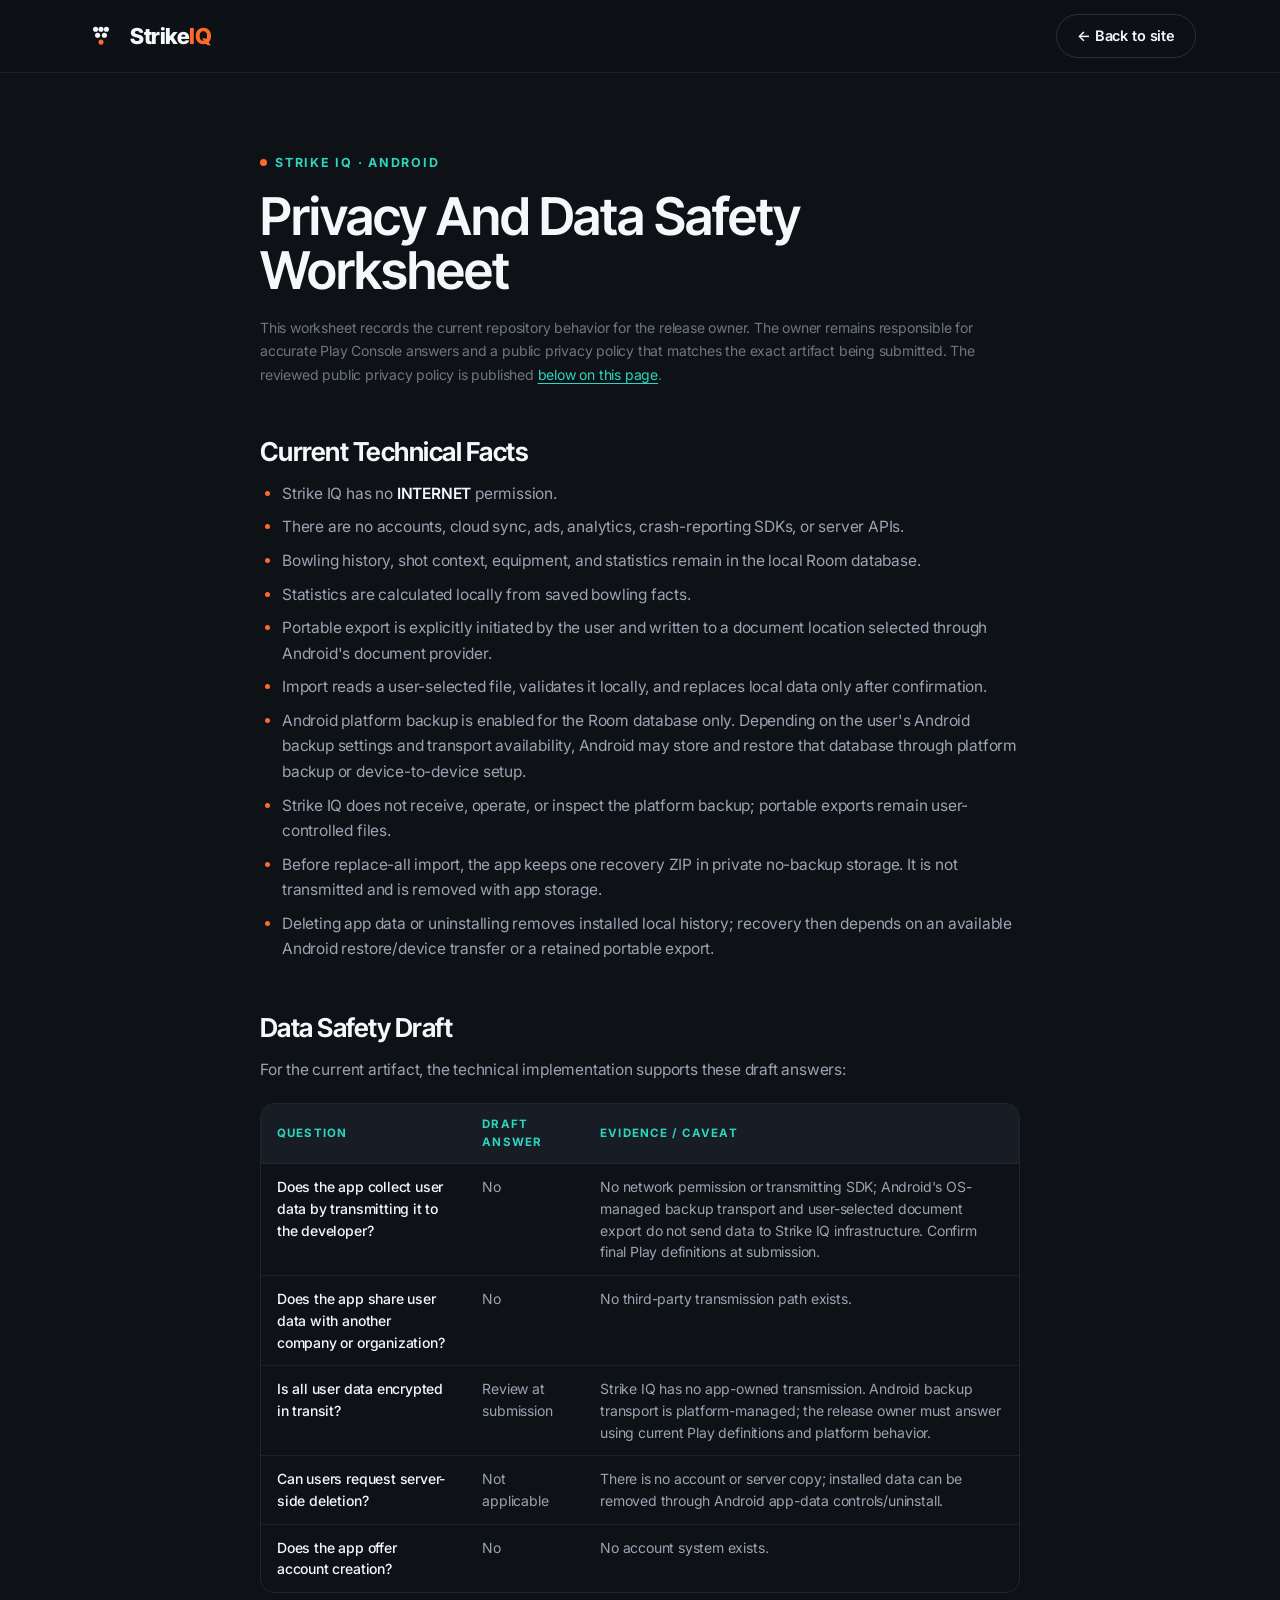
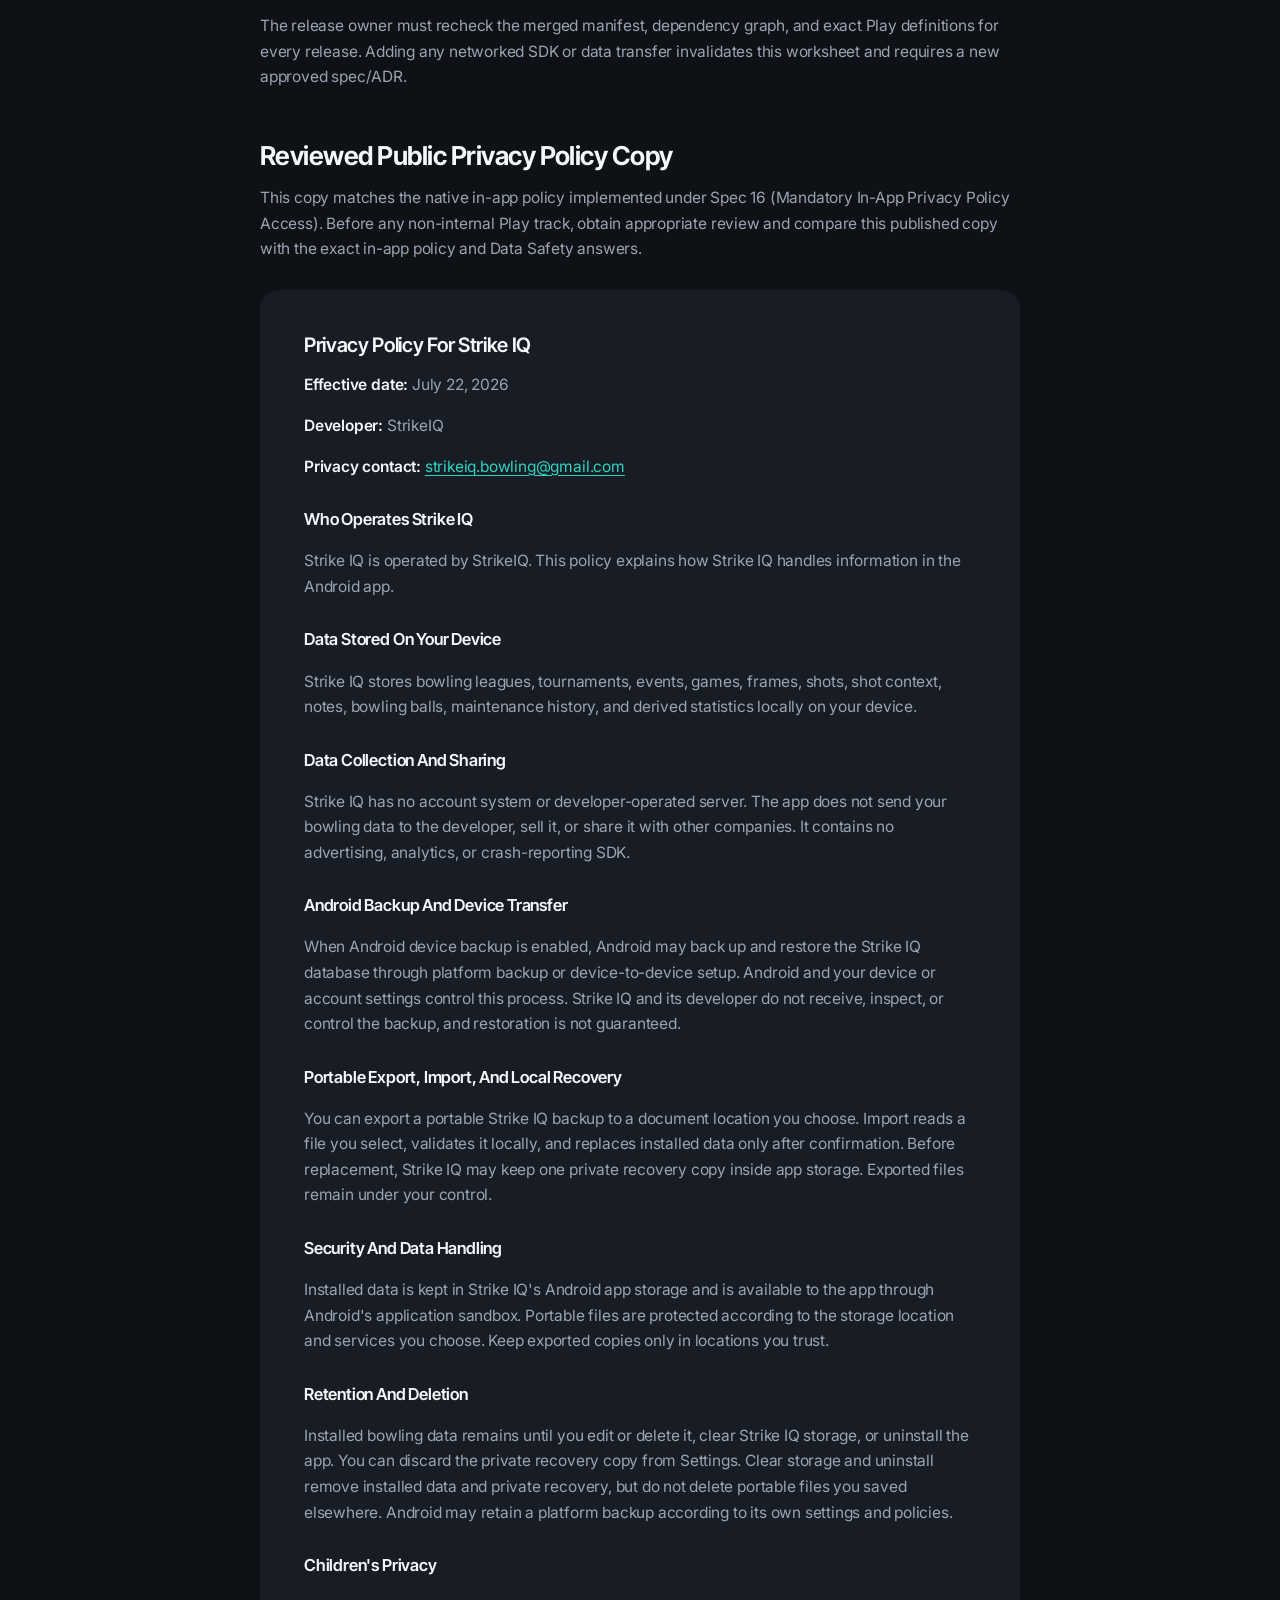
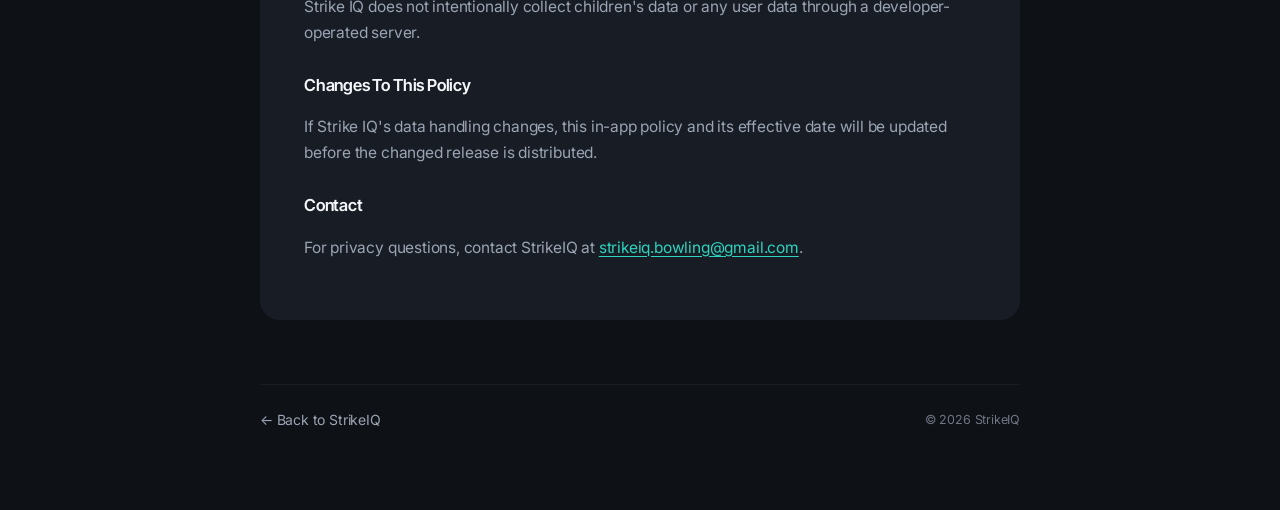
<file: privacy.html>
<!DOCTYPE html>
<html lang="en">
<head>
  <meta charset="UTF-8">
  <meta name="viewport" content="width=device-width, initial-scale=1.0">
  <title>Privacy &amp; Data Safety — Strike IQ</title>
  <meta name="description" content="Strike IQ privacy policy and data safety worksheet. Strike IQ stores all bowling data locally on your device, has no internet permission, no accounts, no ads, and no analytics.">
  <meta name="theme-color" content="#0e1116">
  <link rel="canonical" href="https://maxim-austin.github.io/strike-iq-site/privacy.html">

  <meta property="og:type" content="article">
  <meta property="og:site_name" content="StrikeIQ">
  <meta property="og:title" content="Privacy &amp; Data Safety — Strike IQ">
  <meta property="og:description" content="Strike IQ stores all bowling data locally on your device. No internet permission, no accounts, no ads, no analytics.">
  <meta property="og:url" content="https://maxim-austin.github.io/strike-iq-site/privacy.html">

  <link rel="icon" type="image/svg+xml" href="assets/img/icons/favicon.svg">
  <link rel="icon" type="image/png" sizes="32x32" href="assets/img/icons/favicon-32.png">
  <link rel="apple-touch-icon" href="assets/img/icons/apple-touch-icon.png">

  <link rel="preconnect" href="https://fonts.googleapis.com">
  <link rel="preconnect" href="https://fonts.gstatic.com" crossorigin>
  <link href="https://fonts.googleapis.com/css2?family=Inter:wght@400;500;600&family=Inter+Tight:wght@600;650;700;800&display=swap" rel="stylesheet">
  <link rel="stylesheet" href="assets/css/style.css">
</head>
<body>
  <a class="skip-link" href="#main">Skip to content</a>

  <header class="nav scrolled" id="nav">
    <div class="container nav-inner">
      <a class="brand" href="index.html" aria-label="StrikeIQ home">
        <svg viewBox="0 0 100 100" aria-hidden="true">
          <circle cx="34" cy="30" r="7.5" fill="#F5F7FA"/>
          <circle cx="50" cy="30" r="7.5" fill="#F5F7FA"/>
          <circle cx="66" cy="30" r="7.5" fill="#F5F7FA"/>
          <circle cx="40" cy="48" r="7.5" fill="#F5F7FA"/>
          <circle cx="60" cy="48" r="7.5" fill="#F5F7FA"/>
          <circle cx="50" cy="68" r="7.5" fill="#FF6A2B"/>
        </svg>
        <span>Strike<span class="iq">IQ</span></span>
      </a>
      <div class="nav-cta">
        <a class="btn btn-ghost" href="index.html" style="padding:10px 20px;font-size:14.5px">← Back to site</a>
      </div>
    </div>
  </header>

  <main id="main" class="doc">
    <div class="container">
      <div class="doc-inner">
        <span class="eyebrow">Strike IQ · Android</span>
        <h1>Privacy And Data Safety Worksheet</h1>
        <p class="doc-meta">This worksheet records the current repository behavior for the release owner. The owner remains responsible for accurate Play Console answers and a public privacy policy that matches the exact artifact being submitted. The reviewed public privacy policy is published <a href="#privacy-policy">below on this page</a>.</p>

        <h2 id="technical-facts">Current Technical Facts</h2>
        <ul>
          <li>Strike IQ has no <strong>INTERNET</strong> permission.</li>
          <li>There are no accounts, cloud sync, ads, analytics, crash-reporting SDKs, or server APIs.</li>
          <li>Bowling history, shot context, equipment, and statistics remain in the local Room database.</li>
          <li>Statistics are calculated locally from saved bowling facts.</li>
          <li>Portable export is explicitly initiated by the user and written to a document location selected through Android's document provider.</li>
          <li>Import reads a user-selected file, validates it locally, and replaces local data only after confirmation.</li>
          <li>Android platform backup is enabled for the Room database only. Depending on the user's Android backup settings and transport availability, Android may store and restore that database through platform backup or device-to-device setup.</li>
          <li>Strike IQ does not receive, operate, or inspect the platform backup; portable exports remain user-controlled files.</li>
          <li>Before replace-all import, the app keeps one recovery ZIP in private no-backup storage. It is not transmitted and is removed with app storage.</li>
          <li>Deleting app data or uninstalling removes installed local history; recovery then depends on an available Android restore/device transfer or a retained portable export.</li>
        </ul>

        <h2 id="data-safety">Data Safety Draft</h2>
        <p>For the current artifact, the technical implementation supports these draft answers:</p>
        <div class="table-wrap">
          <table>
            <thead>
              <tr><th>Question</th><th>Draft answer</th><th>Evidence / caveat</th></tr>
            </thead>
            <tbody>
              <tr>
                <td>Does the app collect user data by transmitting it to the developer?</td>
                <td>No</td>
                <td>No network permission or transmitting SDK; Android's OS-managed backup transport and user-selected document export do not send data to Strike IQ infrastructure. Confirm final Play definitions at submission.</td>
              </tr>
              <tr>
                <td>Does the app share user data with another company or organization?</td>
                <td>No</td>
                <td>No third-party transmission path exists.</td>
              </tr>
              <tr>
                <td>Is all user data encrypted in transit?</td>
                <td>Review at submission</td>
                <td>Strike IQ has no app-owned transmission. Android backup transport is platform-managed; the release owner must answer using current Play definitions and platform behavior.</td>
              </tr>
              <tr>
                <td>Can users request server-side deletion?</td>
                <td>Not applicable</td>
                <td>There is no account or server copy; installed data can be removed through Android app-data controls/uninstall.</td>
              </tr>
              <tr>
                <td>Does the app offer account creation?</td>
                <td>No</td>
                <td>No account system exists.</td>
              </tr>
            </tbody>
          </table>
        </div>
        <p>The release owner must recheck the merged manifest, dependency graph, and exact Play definitions for every release. Adding any networked SDK or data transfer invalidates this worksheet and requires a new approved spec/ADR.</p>

        <h2 id="reviewed-policy">Reviewed Public Privacy Policy Copy</h2>
        <p>This copy matches the native in-app policy implemented under Spec 16 (Mandatory In-App Privacy Policy Access). Before any non-internal Play track, obtain appropriate review and compare this published copy with the exact in-app policy and Data Safety answers.</p>

        <div class="policy-box" id="privacy-policy">
          <h3>Privacy Policy For Strike IQ</h3>
          <p><strong>Effective date:</strong> July 22, 2026</p>
          <p><strong>Developer:</strong> StrikeIQ</p>
          <p><strong>Privacy contact:</strong> <a href="mailto:strikeiq.bowling@gmail.com">strikeiq.bowling@gmail.com</a></p>

          <h4>Who Operates Strike IQ</h4>
          <p>Strike IQ is operated by StrikeIQ. This policy explains how Strike IQ handles information in the Android app.</p>

          <h4>Data Stored On Your Device</h4>
          <p>Strike IQ stores bowling leagues, tournaments, events, games, frames, shots, shot context, notes, bowling balls, maintenance history, and derived statistics locally on your device.</p>

          <h4>Data Collection And Sharing</h4>
          <p>Strike IQ has no account system or developer-operated server. The app does not send your bowling data to the developer, sell it, or share it with other companies. It contains no advertising, analytics, or crash-reporting SDK.</p>

          <h4>Android Backup And Device Transfer</h4>
          <p>When Android device backup is enabled, Android may back up and restore the Strike IQ database through platform backup or device-to-device setup. Android and your device or account settings control this process. Strike IQ and its developer do not receive, inspect, or control the backup, and restoration is not guaranteed.</p>

          <h4>Portable Export, Import, And Local Recovery</h4>
          <p>You can export a portable Strike IQ backup to a document location you choose. Import reads a file you select, validates it locally, and replaces installed data only after confirmation. Before replacement, Strike IQ may keep one private recovery copy inside app storage. Exported files remain under your control.</p>

          <h4>Security And Data Handling</h4>
          <p>Installed data is kept in Strike IQ's Android app storage and is available to the app through Android's application sandbox. Portable files are protected according to the storage location and services you choose. Keep exported copies only in locations you trust.</p>

          <h4>Retention And Deletion</h4>
          <p>Installed bowling data remains until you edit or delete it, clear Strike IQ storage, or uninstall the app. You can discard the private recovery copy from Settings. Clear storage and uninstall remove installed data and private recovery, but do not delete portable files you saved elsewhere. Android may retain a platform backup according to its own settings and policies.</p>

          <h4>Children's Privacy</h4>
          <p>Strike IQ does not intentionally collect children's data or any user data through a developer-operated server.</p>

          <h4>Changes To This Policy</h4>
          <p>If Strike IQ's data handling changes, this in-app policy and its effective date will be updated before the changed release is distributed.</p>

          <h4>Contact</h4>
          <p>For privacy questions, contact StrikeIQ at <a href="mailto:strikeiq.bowling@gmail.com">strikeiq.bowling@gmail.com</a>.</p>
        </div>

        <div class="doc-footer-nav">
          <a href="index.html">← Back to StrikeIQ</a>
          <span style="color:var(--faint);font-size:12.5px">© 2026 StrikeIQ</span>
        </div>
      </div>
    </div>
  </main>
</body>
</html>
</file>
<file: assets/css/style.css>
/* ==========================================================================
   StrikeIQ promo site — design system
   Adapted from the Superlist-style reference (DESIGN.md) with the palette
   remapped to the Strike IQ app theme:
     canvas   #0E1116  (app LaneSlate)
     elevated #181D25  (app PanelSlate)
     accent   #FF6A2B  (app ActionOrange — the single chromatic action color)
     analytics label accent #2DD4BF (app AnalyticsCyan — micro-labels only)
     text     #F5F7FA headings / #9AA4B2 body (app Cloud / Muted)
   ========================================================================== */

:root {
  /* Colors */
  --ink: #0e1116;
  --slate: #181d25;
  --slate-2: #1c232d;
  --recess: #0a0d11;
  --outline: #2d3542;
  --cloud: #f5f7fa;
  --body: #9aa4b2;
  --faint: #6e7683;
  --strike: #ff6a2b;
  --strike-soft: rgba(255, 106, 43, 0.14);
  --pocket: #2dd4bf;

  /* Type */
  --font-display: "Inter Tight", "Inter", ui-sans-serif, system-ui, -apple-system, "Segoe UI", Roboto, sans-serif;
  --font-body: "Inter", ui-sans-serif, system-ui, -apple-system, "Segoe UI", Roboto, sans-serif;

  /* Shape */
  --radius-card: 20px;
  --radius-pill: 100px;
  --radius-phone: 42px;
  --radius-screen: 32px;

  /* Layout */
  --page-max: 1160px;
  --section-gap: clamp(84px, 12vw, 140px);

  --shadow-card: rgba(0, 0, 0, 0.28) 0 10px 30px 0;
  --shadow-phone: rgba(0, 0, 0, 0.55) 0 30px 60px -12px;
}

*,
*::before,
*::after {
  box-sizing: border-box;
}

html {
  scroll-behavior: smooth;
  scroll-padding-top: 96px;
}

body {
  margin: 0;
  background: var(--ink);
  color: var(--body);
  font-family: var(--font-body);
  font-size: 16px;
  line-height: 1.55;
  letter-spacing: -0.012em;
  -webkit-font-smoothing: antialiased;
  text-rendering: optimizeLegibility;
  overflow-x: hidden;
}

img {
  max-width: 100%;
  display: block;
}

a {
  color: var(--cloud);
  text-decoration: none;
}

::selection {
  background: rgba(255, 106, 43, 0.35);
  color: var(--cloud);
}

.container {
  width: 100%;
  max-width: var(--page-max);
  margin: 0 auto;
  padding: 0 24px;
}

.skip-link {
  position: absolute;
  left: -9999px;
  top: 0;
  background: var(--strike);
  color: var(--ink);
  padding: 10px 18px;
  border-radius: 0 0 12px 0;
  font-weight: 600;
  z-index: 200;
}

.skip-link:focus {
  left: 0;
}

/* --------------------------------------------------------------------------
   Typography
   -------------------------------------------------------------------------- */

h1, h2, h3, h4 {
  font-family: var(--font-display);
  color: var(--cloud);
  font-weight: 600;
  margin: 0;
}

.display {
  font-size: clamp(44px, 7.4vw, 84px);
  line-height: 0.98;
  letter-spacing: -0.022em;
  font-weight: 650;
}

.display .accent-line {
  display: block;
  color: var(--strike);
}

h2 {
  font-size: clamp(32px, 4.6vw, 52px);
  line-height: 1.05;
  letter-spacing: -0.02em;
  font-weight: 650;
}

h3 {
  font-size: clamp(24px, 3vw, 32px);
  line-height: 1.12;
  letter-spacing: -0.016em;
}

.eyebrow {
  display: inline-flex;
  align-items: center;
  gap: 8px;
  font-size: 12.5px;
  font-weight: 700;
  letter-spacing: 0.14em;
  text-transform: uppercase;
  color: var(--pocket);
  margin-bottom: 18px;
}

.eyebrow::before {
  content: "";
  width: 7px;
  height: 7px;
  border-radius: 50%;
  background: var(--strike);
  flex: none;
}

.lede {
  font-size: clamp(17px, 2vw, 19px);
  line-height: 1.6;
  color: var(--body);
  max-width: 640px;
}

.section-head {
  max-width: 720px;
  margin: 0 auto var(--head-gap, 64px);
  text-align: center;
}

.section-head .lede {
  margin: 20px auto 0;
}

/* --------------------------------------------------------------------------
   Buttons & pills
   -------------------------------------------------------------------------- */

.btn {
  display: inline-flex;
  align-items: center;
  justify-content: center;
  gap: 10px;
  border-radius: var(--radius-pill);
  font-family: var(--font-body);
  font-size: 16px;
  font-weight: 600;
  letter-spacing: -0.01em;
  padding: 14px 28px;
  border: 1px solid transparent;
  cursor: pointer;
  transition: transform 0.18s ease, background 0.18s ease, border-color 0.18s ease, box-shadow 0.18s ease;
  white-space: nowrap;
}

.btn-primary {
  background: var(--strike);
  color: var(--ink);
  box-shadow: rgba(255, 106, 43, 0.32) 0 10px 34px -8px;
}

.btn-primary:hover {
  transform: translateY(-2px);
  box-shadow: rgba(255, 106, 43, 0.45) 0 16px 44px -8px;
}

.btn-primary:active {
  transform: translateY(0);
}

.btn-ghost {
  background: transparent;
  color: var(--cloud);
  border-color: rgba(45, 53, 66, 0.9);
}

.btn-ghost:hover {
  border-color: var(--faint);
  background: rgba(24, 29, 37, 0.6);
}

.btn .sub {
  display: block;
  font-size: 11px;
  font-weight: 500;
  color: inherit;
  opacity: 0.72;
  letter-spacing: 0.02em;
}

.btn-stack {
  display: flex;
  flex-direction: column;
  align-items: flex-start;
  gap: 1px;
  line-height: 1.15;
  text-align: left;
}

.pill {
  display: inline-flex;
  align-items: center;
  gap: 8px;
  border-radius: var(--radius-pill);
  background: var(--slate);
  border: 1px solid rgba(45, 53, 66, 0.62);
  color: var(--body);
  font-size: 13px;
  font-weight: 500;
  padding: 7px 14px;
  white-space: nowrap;
}

.pill .dot {
  width: 6px;
  height: 6px;
  border-radius: 50%;
  background: var(--pocket);
  flex: none;
}

/* --------------------------------------------------------------------------
   Navigation
   -------------------------------------------------------------------------- */

.nav {
  position: fixed;
  inset: 0 0 auto 0;
  z-index: 100;
  transition: background 0.25s ease, border-color 0.25s ease;
  border-bottom: 1px solid transparent;
}

.nav.scrolled {
  background: rgba(14, 17, 22, 0.78);
  -webkit-backdrop-filter: blur(14px);
  backdrop-filter: blur(14px);
  border-bottom-color: rgba(45, 53, 66, 0.45);
}

.nav-inner {
  display: flex;
  align-items: center;
  justify-content: space-between;
  gap: 24px;
  height: 72px;
}

.brand {
  display: inline-flex;
  align-items: center;
  gap: 12px;
  font-family: var(--font-display);
  font-size: 22px;
  font-weight: 800;
  letter-spacing: -0.02em;
  color: var(--cloud);
}

.brand svg {
  width: 34px;
  height: 34px;
  flex: none;
}

.brand .iq {
  color: var(--strike);
}

.nav-links {
  display: flex;
  align-items: center;
  gap: 6px;
}

.nav-links a {
  font-size: 14.5px;
  font-weight: 500;
  color: var(--body);
  padding: 8px 14px;
  border-radius: var(--radius-pill);
  transition: color 0.18s ease, background 0.18s ease;
}

.nav-links a:hover {
  color: var(--cloud);
  background: rgba(24, 29, 37, 0.75);
}

.nav-cta {
  display: inline-flex;
  align-items: center;
  gap: 10px;
}

.nav-cta .btn {
  padding: 10px 20px;
  font-size: 14.5px;
}

.nav-toggle {
  display: none;
  background: none;
  border: 0;
  color: var(--cloud);
  padding: 8px;
  cursor: pointer;
}

/* --------------------------------------------------------------------------
   Hero
   -------------------------------------------------------------------------- */

.hero {
  position: relative;
  padding: 176px 0 0;
  text-align: center;
  overflow: hidden;
}

.hero-glow {
  position: absolute;
  top: -240px;
  left: 50%;
  transform: translateX(-50%);
  width: 1200px;
  height: 720px;
  background: radial-gradient(ellipse at center, rgba(255, 106, 43, 0.16) 0%, rgba(255, 106, 43, 0.05) 38%, transparent 68%);
  pointer-events: none;
}

.hero .display {
  margin: 22px auto 0;
  max-width: 820px;
}

.hero .lede {
  margin: 26px auto 0;
  max-width: 620px;
}

.hero-cta {
  display: flex;
  align-items: center;
  justify-content: center;
  flex-wrap: wrap;
  gap: 14px;
  margin-top: 38px;
}

.hero-trust {
  display: flex;
  align-items: center;
  justify-content: center;
  flex-wrap: wrap;
  gap: 10px;
  margin-top: 26px;
}

/* Phone trio */

.hero-visual {
  position: relative;
  margin-top: 84px;
  display: flex;
  align-items: flex-end;
  justify-content: center;
  gap: clamp(-40px, -2vw, -16px);
  padding-bottom: 40px;
}

.hero-visual::before {
  content: "";
  position: absolute;
  bottom: -60px;
  left: 50%;
  transform: translateX(-50%);
  width: 900px;
  height: 480px;
  background: radial-gradient(ellipse at center, rgba(255, 106, 43, 0.12), transparent 65%);
  pointer-events: none;
}

.phone {
  position: relative;
  border-radius: var(--radius-phone);
  background: linear-gradient(160deg, #141922 0%, #0a0d11 100%);
  padding: 11px;
  border: 1px solid rgba(45, 53, 66, 0.72);
  box-shadow: var(--shadow-phone);
  flex: none;
}

.phone::before {
  content: "";
  position: absolute;
  inset: 0;
  border-radius: inherit;
  padding: 1px;
  background: linear-gradient(180deg, rgba(245, 247, 250, 0.1), transparent 30%);
  -webkit-mask: linear-gradient(#000 0 0) content-box, linear-gradient(#000 0 0);
  mask: linear-gradient(#000 0 0) content-box, linear-gradient(#000 0 0);
  -webkit-mask-composite: xor;
  mask-composite: exclude;
  pointer-events: none;
}

.phone img,
.phone .mock {
  border-radius: var(--radius-screen);
  width: 100%;
  height: auto;
}

.phone-lg { width: min(354px, 82vw); z-index: 3; }
.phone-md { width: 296px; z-index: 2; }

.hero-visual .phone-left {
  transform: rotate(-7deg) translateY(58px) translateX(18px);
}

.hero-visual .phone-right {
  transform: rotate(7deg) translateY(58px) translateX(-18px);
}

/* --------------------------------------------------------------------------
   Proof bar
   -------------------------------------------------------------------------- */

.proof {
  position: relative;
  padding: 72px 0 0;
}

.proof-grid {
  display: grid;
  grid-template-columns: repeat(4, 1fr);
  gap: 16px;
}

.proof-item {
  background: var(--slate);
  border-radius: var(--radius-card);
  padding: 26px 24px 22px;
  text-align: left;
}

.proof-item .num {
  font-family: var(--font-display);
  font-size: clamp(28px, 3vw, 38px);
  font-weight: 700;
  letter-spacing: -0.02em;
  color: var(--cloud);
  line-height: 1;
}

.proof-item .num em {
  font-style: normal;
  color: var(--strike);
}

.proof-item .lbl {
  margin-top: 10px;
  font-size: 13.5px;
  color: var(--faint);
  line-height: 1.45;
}

/* --------------------------------------------------------------------------
   Sections
   -------------------------------------------------------------------------- */

.section {
  position: relative;
  padding-top: var(--section-gap);
}

.section:last-of-type {
  padding-bottom: var(--section-gap);
}

/* Why cards */

.why-grid {
  display: grid;
  grid-template-columns: repeat(3, 1fr);
  gap: 16px;
}

.why-card {
  background: var(--slate);
  border-radius: var(--radius-card);
  padding: 30px 28px 32px;
  display: flex;
  flex-direction: column;
  gap: 14px;
}

.why-card .glyph {
  width: 46px;
  height: 46px;
  border-radius: 14px;
  background: var(--strike-soft);
  display: grid;
  place-items: center;
  color: var(--strike);
}

.why-card h3 {
  font-size: 21px;
  letter-spacing: -0.014em;
}

.why-card p {
  margin: 0;
  font-size: 15.5px;
  color: var(--body);
}

/* Feature rows */

.feature-row {
  display: grid;
  grid-template-columns: 1fr 1fr;
  align-items: center;
  gap: clamp(40px, 6vw, 96px);
  padding-top: var(--section-gap);
}

.feature-row:first-of-type {
  padding-top: 0;
}

.feature-copy .eyebrow {
  margin-bottom: 14px;
}

.feature-copy h3 {
  margin-bottom: 16px;
}

.feature-copy p {
  margin: 0 0 18px;
  font-size: 16.5px;
}

.feature-tags {
  display: flex;
  flex-wrap: wrap;
  gap: 8px;
}

.feature-tags .pill {
  font-size: 12.5px;
  padding: 6px 12px;
}

.feature-visual {
  display: flex;
  justify-content: center;
}

.feature-visual .phone {
  width: min(320px, 78vw);
}

.feature-row:nth-of-type(even) .feature-visual {
  order: -1;
}

.feature-check {
  list-style: none;
  margin: 0 0 22px;
  padding: 0;
  display: flex;
  flex-direction: column;
  gap: 10px;
}

.feature-check li {
  position: relative;
  padding-left: 26px;
  font-size: 15.5px;
}

.feature-check li::before {
  content: "";
  position: absolute;
  left: 0;
  top: 7px;
  width: 9px;
  height: 9px;
  border-radius: 50%;
  background: var(--strike);
}

/* Analytics band */

.analytics {
  background: var(--recess);
  border-radius: 32px;
  padding: clamp(56px, 7vw, 96px) clamp(24px, 5vw, 80px);
}

.metrics-grid {
  display: grid;
  grid-template-columns: repeat(4, 1fr);
  gap: 14px;
}

.metric {
  background: var(--slate);
  border-radius: 16px;
  padding: 20px 20px 18px;
}

.metric .k {
  font-size: 11.5px;
  font-weight: 700;
  letter-spacing: 0.12em;
  text-transform: uppercase;
  color: var(--pocket);
}

.metric .v {
  font-family: var(--font-display);
  font-weight: 700;
  font-size: 19px;
  letter-spacing: -0.014em;
  color: var(--cloud);
  margin-top: 7px;
  line-height: 1.2;
}

.metric .d {
  font-size: 13px;
  color: var(--faint);
  margin-top: 6px;
  line-height: 1.45;
}

.analytics-note {
  margin: 28px auto 0;
  max-width: 640px;
  text-align: center;
  font-size: 14.5px;
  color: var(--faint);
}

.analytics-note strong {
  color: var(--body);
  font-weight: 600;
}

/* Principles quotes */

.quotes-grid {
  display: grid;
  grid-template-columns: repeat(3, 1fr);
  gap: 16px;
}

.quote-card {
  background: var(--slate);
  border-radius: var(--radius-card);
  padding: 28px;
  display: flex;
  flex-direction: column;
  gap: 16px;
}

.quote-card blockquote {
  margin: 0;
  font-size: 16.5px;
  line-height: 1.55;
  color: #c6cdd8;
  font-weight: 450;
}

.quote-card blockquote::before {
  content: "“";
  color: var(--strike);
  font-family: var(--font-display);
  font-weight: 700;
}

.quote-card blockquote::after {
  content: "”";
  color: var(--strike);
  font-family: var(--font-display);
  font-weight: 700;
}

.quote-card cite {
  font-style: normal;
  font-size: 13px;
  color: var(--faint);
  margin-top: auto;
}

/* Data ownership */

.data-section .feature-row {
  padding-top: 0;
}

.data-list {
  display: flex;
  flex-direction: column;
  gap: 18px;
  margin-top: 8px;
}

.data-item {
  display: flex;
  gap: 16px;
  align-items: flex-start;
}

.data-item .glyph {
  flex: none;
  width: 40px;
  height: 40px;
  border-radius: 12px;
  background: var(--strike-soft);
  color: var(--strike);
  display: grid;
  place-items: center;
}

.data-item h4 {
  font-size: 16.5px;
  font-weight: 650;
  letter-spacing: -0.012em;
  margin-bottom: 4px;
}

.data-item p {
  margin: 0;
  font-size: 14.5px;
  color: var(--body);
}

/* Roadmap */

.roadmap-grid {
  display: grid;
  grid-template-columns: repeat(3, 1fr);
  gap: clamp(20px, 3vw, 36px);
  align-items: start;
}

.roadmap-item {
  text-align: center;
}

.roadmap-item .phone {
  width: min(272px, 74vw);
  margin: 0 auto;
}

.roadmap-item h3 {
  font-size: 19px;
  margin-top: 22px;
}

.roadmap-item p {
  font-size: 14.5px;
  margin: 8px auto 0;
  max-width: 280px;
  color: var(--faint);
}

.roadmap-item .pill {
  margin-top: 14px;
  font-size: 11.5px;
  color: var(--pocket);
  border-color: rgba(45, 212, 191, 0.28);
}

/* Mock screens (generated previews, app-styled) */

.mock {
  background: var(--ink);
  aspect-ratio: 720 / 1440;
  padding: 18px 16px;
  display: flex;
  flex-direction: column;
  gap: 12px;
  overflow: hidden;
  text-align: left;
  font-size: 11px;
}

.mock * {
  margin: 0;
}

.mock-bar {
  display: flex;
  align-items: center;
  justify-content: space-between;
  color: var(--cloud);
  font-weight: 700;
  font-size: 12.5px;
  padding: 2px 2px 6px;
}

.mock-bar .back {
  color: var(--cloud);
  font-size: 14px;
}

.mock-bar .burger {
  display: inline-flex;
  flex-direction: column;
  gap: 3px;
}

.mock-bar .burger i {
  width: 14px;
  height: 2px;
  border-radius: 2px;
  background: var(--cloud);
}

.mock-panel {
  background: var(--slate);
  border: 1px solid rgba(45, 53, 66, 0.62);
  border-radius: 14px;
  padding: 12px;
  display: flex;
  flex-direction: column;
  gap: 8px;
}

.mock-panel.accent {
  border-color: rgba(255, 106, 43, 0.72);
}

.mock-label {
  font-size: 8.5px;
  font-weight: 700;
  letter-spacing: 0.1em;
  text-transform: uppercase;
  color: var(--pocket);
}

.mock-title {
  color: var(--cloud);
  font-weight: 800;
  font-size: 13px;
  letter-spacing: -0.01em;
}

.mock-sub {
  color: var(--faint);
  font-size: 9.5px;
  line-height: 1.4;
}

.mock-row {
  display: flex;
  align-items: center;
  justify-content: space-between;
  gap: 8px;
  background: var(--slate-2);
  border-radius: 10px;
  padding: 8px 10px;
}

.mock-row .l {
  color: var(--cloud);
  font-weight: 600;
  font-size: 10.5px;
}

.mock-row .s {
  color: var(--faint);
  font-size: 8.5px;
}

.mock-row .v {
  color: var(--strike);
  font-weight: 800;
  font-size: 12px;
}

.mock-row .v.teal {
  color: var(--pocket);
}

.mock-btn {
  background: var(--strike);
  color: var(--ink);
  font-weight: 700;
  font-size: 11px;
  text-align: center;
  border-radius: 999px;
  padding: 9px 0;
}

.mock-btn.ghost {
  background: transparent;
  border: 1px solid rgba(45, 53, 66, 0.9);
  color: var(--cloud);
}

.mock-cam {
  border: 1.5px dashed rgba(154, 164, 178, 0.45);
  border-radius: 12px;
  min-height: 92px;
  display: grid;
  place-items: center;
  color: var(--faint);
  font-size: 9.5px;
  text-align: center;
  line-height: 1.5;
}

.mock-avatar {
  flex: none;
  width: 26px;
  height: 26px;
  border-radius: 50%;
  display: grid;
  place-items: center;
  font-weight: 800;
  font-size: 10px;
  background: var(--strike-soft);
  color: var(--strike);
}

.mock-avatar.teal {
  background: rgba(45, 212, 191, 0.14);
  color: var(--pocket);
}

.mock-toggle {
  flex: none;
  width: 30px;
  height: 17px;
  border-radius: 999px;
  background: var(--strike);
  position: relative;
}

.mock-toggle::after {
  content: "";
  position: absolute;
  right: 2.5px;
  top: 2.5px;
  width: 12px;
  height: 12px;
  border-radius: 50%;
  background: var(--ink);
}

.mock-progress {
  height: 5px;
  border-radius: 999px;
  background: var(--slate-2);
  overflow: hidden;
}

.mock-progress i {
  display: block;
  height: 100%;
  width: 72%;
  border-radius: inherit;
  background: var(--pocket);
}

/* Quick start */

.steps-wrap {
  max-width: 800px;
  margin: 0 auto;
}

.step {
  display: grid;
  grid-template-columns: 104px 1fr;
  gap: 30px;
  padding: 36px 0;
}

.step + .step {
  border-top: 1px solid rgba(45, 53, 66, 0.35);
}

.step-num {
  font-family: var(--font-display);
  font-size: 66px;
  font-weight: 800;
  line-height: 0.9;
  letter-spacing: -0.02em;
  color: transparent;
  -webkit-text-stroke: 1.5px var(--faint);
  transition: -webkit-text-stroke-color 0.25s ease;
}

@supports not (-webkit-text-stroke: 1px black) {
  .step-num { color: var(--faint); }
}

.step:hover .step-num {
  -webkit-text-stroke-color: var(--strike);
}

.step h3 {
  font-size: 22px;
  letter-spacing: -0.014em;
  margin-bottom: 10px;
}

.step p {
  margin: 0 0 16px;
  font-size: 15.5px;
  color: var(--body);
  max-width: 560px;
}

.step .path {
  display: inline-flex;
  align-items: center;
  flex-wrap: wrap;
  gap: 9px;
  background: var(--slate);
  border: 1px solid rgba(45, 53, 66, 0.62);
  border-radius: var(--radius-pill);
  padding: 8px 16px;
  font-size: 12.5px;
  font-weight: 600;
  color: #c6cdd8;
}

.step .path .sep {
  color: var(--strike);
  font-weight: 700;
}

.step .path .where {
  color: var(--faint);
  font-weight: 700;
  letter-spacing: 0.09em;
  text-transform: uppercase;
  font-size: 10.5px;
}

.steps-cta {
  margin-top: 48px;
  text-align: center;
}

.steps-cta .loop {
  font-family: var(--font-display);
  font-weight: 650;
  font-size: clamp(19px, 2.4vw, 24px);
  letter-spacing: -0.014em;
  color: var(--cloud);
}

.steps-cta .loop em {
  font-style: normal;
  color: var(--strike);
}

.steps-cta p {
  margin: 12px auto 0;
  font-size: 14.5px;
  color: var(--faint);
  max-width: 480px;
}

/* FAQ */

.faq-list {
  max-width: 760px;
  margin: 0 auto;
  display: flex;
  flex-direction: column;
  gap: 12px;
}

.faq-item {
  background: var(--slate);
  border-radius: 16px;
  overflow: hidden;
}

.faq-item summary {
  list-style: none;
  cursor: pointer;
  display: flex;
  align-items: center;
  justify-content: space-between;
  gap: 16px;
  padding: 20px 24px;
  font-family: var(--font-display);
  font-size: 17px;
  font-weight: 600;
  letter-spacing: -0.012em;
  color: var(--cloud);
}

.faq-item summary::-webkit-details-marker {
  display: none;
}

.faq-item summary .plus {
  flex: none;
  width: 22px;
  height: 22px;
  position: relative;
  color: var(--strike);
}

.faq-item summary .plus::before,
.faq-item summary .plus::after {
  content: "";
  position: absolute;
  inset: 0;
  margin: auto;
  background: currentColor;
  border-radius: 2px;
  transition: transform 0.22s ease;
}

.faq-item summary .plus::before { width: 14px; height: 2px; }
.faq-item summary .plus::after { width: 2px; height: 14px; }

.faq-item[open] summary .plus::after {
  transform: rotate(90deg);
}

.faq-item .faq-body {
  padding: 0 24px 22px;
  font-size: 15px;
  color: var(--body);
  max-width: 640px;
}

.faq-item .faq-body p {
  margin: 0 0 10px;
}

.faq-item .faq-body p:last-child {
  margin-bottom: 0;
}

/* Download / final CTA */

.download {
  text-align: center;
  background: linear-gradient(180deg, var(--slate) 0%, #141923 100%);
  border-radius: 32px;
  padding: clamp(64px, 9vw, 110px) 24px;
  position: relative;
  overflow: hidden;
}

.download::before {
  content: "";
  position: absolute;
  top: -180px;
  left: 50%;
  transform: translateX(-50%);
  width: 760px;
  height: 420px;
  background: radial-gradient(ellipse at center, rgba(255, 106, 43, 0.2), transparent 65%);
  pointer-events: none;
}

.download > * {
  position: relative;
}

.download h2 {
  max-width: 620px;
  margin: 0 auto;
}

.download .lede {
  margin: 20px auto 0;
  max-width: 520px;
}

.download .hero-cta {
  margin-top: 36px;
}

.download .fine {
  margin-top: 22px;
  font-size: 13px;
  color: var(--faint);
}

/* Footer */

.footer {
  background: var(--recess);
  border-top: 1px solid rgba(45, 53, 66, 0.4);
  padding: 56px 0 40px;
}

.footer-grid {
  display: flex;
  align-items: flex-start;
  justify-content: space-between;
  gap: 40px;
  flex-wrap: wrap;
}

.footer-brand {
  max-width: 300px;
}

.footer-brand .brand {
  font-size: 19px;
}

.footer-brand p {
  margin: 14px 0 0;
  font-size: 13.5px;
  color: var(--faint);
}

.footer-col h4 {
  font-size: 12px;
  font-weight: 700;
  text-transform: uppercase;
  letter-spacing: 0.12em;
  color: var(--faint);
  margin-bottom: 14px;
}

.footer-col ul {
  list-style: none;
  margin: 0;
  padding: 0;
  display: flex;
  flex-direction: column;
  gap: 9px;
}

.footer-col a {
  font-size: 14px;
  color: var(--body);
  transition: color 0.18s ease;
}

.footer-col a:hover {
  color: var(--cloud);
}

.footer-bottom {
  margin-top: 48px;
  padding-top: 22px;
  border-top: 1px solid rgba(45, 53, 66, 0.35);
  display: flex;
  align-items: center;
  justify-content: space-between;
  gap: 16px;
  flex-wrap: wrap;
  font-size: 12.5px;
  color: var(--faint);
}

.footer-bottom a {
  color: var(--faint);
  text-decoration: none;
  transition: color 0.18s ease;
}

.footer-bottom a:hover {
  color: var(--body);
  text-decoration: underline;
}

/* --------------------------------------------------------------------------
   Privacy page
   -------------------------------------------------------------------------- */

.doc {
  padding: 148px 0 80px;
}

.doc-inner {
  max-width: 760px;
  margin: 0 auto;
}

.doc h1 {
  font-size: clamp(34px, 5vw, 52px);
  letter-spacing: -0.02em;
  line-height: 1.04;
  margin-bottom: 18px;
}

.doc .doc-meta {
  color: var(--faint);
  font-size: 14px;
  margin-bottom: 40px;
}

.doc h2 {
  font-size: 26px;
  margin: 52px 0 16px;
}

.doc h3 {
  font-size: 20px;
  margin: 36px 0 12px;
}

.doc h4 {
  font-size: 16.5px;
  color: var(--cloud);
  margin: 28px 0 10px;
}

.doc p, .doc li {
  font-size: 15.5px;
  line-height: 1.65;
  color: var(--body);
}

.doc ul {
  padding-left: 22px;
  margin: 0 0 16px;
}

.doc li {
  margin-bottom: 8px;
}

.doc li::marker {
  color: var(--strike);
}

.doc strong {
  color: var(--cloud);
  font-weight: 600;
}

.doc a {
  color: var(--pocket);
  text-decoration: underline;
  text-underline-offset: 3px;
}

.doc .policy-box {
  background: var(--slate);
  border-radius: var(--radius-card);
  padding: clamp(24px, 4vw, 44px);
  margin-top: 28px;
}

.doc .policy-box h3:first-child {
  margin-top: 0;
}

.doc table {
  width: 100%;
  border-collapse: collapse;
  font-size: 14px;
  margin: 20px 0 8px;
}

.doc .table-wrap {
  overflow-x: auto;
  margin: 20px 0;
  border-radius: 14px;
  border: 1px solid rgba(45, 53, 66, 0.6);
}

.doc .table-wrap table {
  margin: 0;
  min-width: 640px;
}

.doc th {
  text-align: left;
  font-size: 11.5px;
  text-transform: uppercase;
  letter-spacing: 0.1em;
  color: var(--pocket);
  background: var(--slate);
  padding: 12px 16px;
}

.doc td {
  padding: 12px 16px;
  border-top: 1px solid rgba(45, 53, 66, 0.45);
  color: var(--body);
  vertical-align: top;
}

.doc td:first-child {
  color: var(--cloud);
  font-weight: 500;
}

.doc-note {
  background: rgba(45, 212, 191, 0.07);
  border: 1px solid rgba(45, 212, 191, 0.22);
  border-radius: 14px;
  padding: 16px 20px;
  font-size: 14px;
  color: var(--body);
  margin: 24px 0;
}

.doc-footer-nav {
  margin-top: 64px;
  padding-top: 24px;
  border-top: 1px solid rgba(45, 53, 66, 0.4);
  display: flex;
  justify-content: space-between;
  align-items: center;
  flex-wrap: wrap;
  gap: 12px;
  font-size: 14px;
}

.doc-footer-nav a {
  color: var(--body);
  text-decoration: none;
}

.doc-footer-nav a:hover {
  color: var(--cloud);
}

/* --------------------------------------------------------------------------
   Reveal animation
   -------------------------------------------------------------------------- */

.reveal {
  opacity: 0;
  transform: translateY(26px);
  transition: opacity 0.7s ease, transform 0.7s ease;
}

.reveal.in {
  opacity: 1;
  transform: none;
}

@media (prefers-reduced-motion: reduce) {
  html { scroll-behavior: auto; }
  .reveal { opacity: 1; transform: none; transition: none; }
  .btn, .nav-links a { transition: none; }
}

/* --------------------------------------------------------------------------
   Responsive
   -------------------------------------------------------------------------- */

@media (max-width: 1020px) {
  .proof-grid { grid-template-columns: repeat(2, 1fr); }
  .metrics-grid { grid-template-columns: repeat(3, 1fr); }
  .why-grid { grid-template-columns: 1fr; }
  .quotes-grid { grid-template-columns: 1fr; }
  .hero-visual .phone-md { display: none; }
  .roadmap-grid { grid-template-columns: 1fr; gap: 56px; }
}

@media (max-width: 860px) {
  .nav-links { display: none; }
  .nav-toggle { display: inline-flex; }
  .nav.open .nav-links {
    display: flex;
    position: absolute;
    top: 72px;
    left: 0;
    right: 0;
    flex-direction: column;
    align-items: stretch;
    background: rgba(14, 17, 22, 0.97);
    border-bottom: 1px solid rgba(45, 53, 66, 0.5);
    padding: 12px 24px 20px;
  }
  .nav.open .nav-links a { padding: 12px 8px; font-size: 16px; }

  .feature-row { grid-template-columns: 1fr; gap: 40px; }
  .feature-row:nth-of-type(even) .feature-visual { order: 0; }
  .feature-copy { text-align: left; }

  .metrics-grid { grid-template-columns: repeat(2, 1fr); }

  .footer-grid { flex-direction: column; }
}

@media (max-width: 560px) {
  .hero { padding-top: 140px; }
  .proof-grid { grid-template-columns: 1fr 1fr; gap: 10px; }
  .proof-item { padding: 20px 16px 16px; }
  .metrics-grid { grid-template-columns: 1fr 1fr; gap: 10px; }
  .hero-cta .btn { width: 100%; max-width: 340px; }
  .download .hero-cta .btn { width: 100%; max-width: 340px; }
}
</file>
